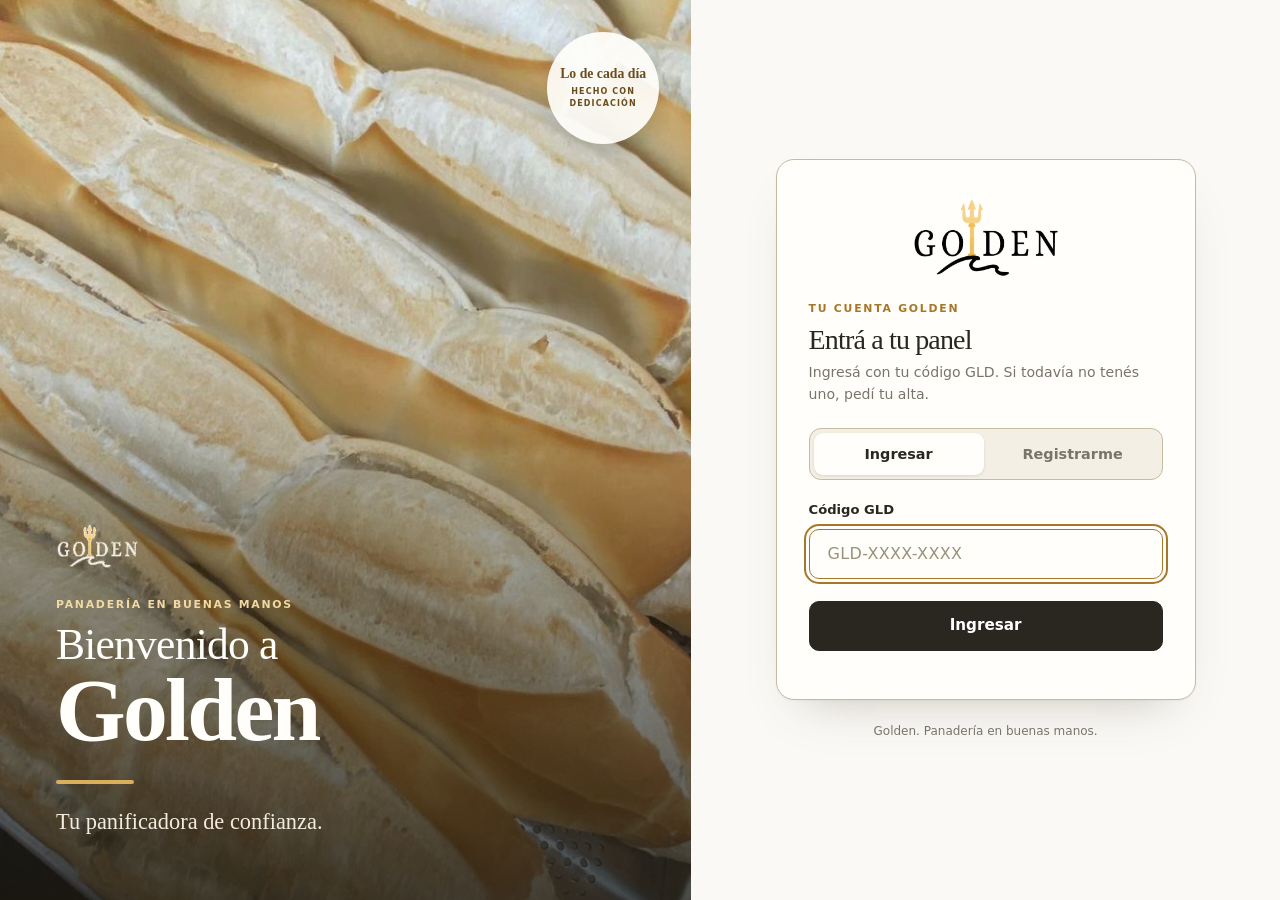
<file: index.html>
<!DOCTYPE html>
<html lang="es">
<head>
<meta charset="UTF-8">
<meta name="viewport" content="width=device-width, initial-scale=1, viewport-fit=cover">
<!-- Golden — connect-src permite SOLO la instancia n8n de GOLDEN - Web API PROD. -->
<meta http-equiv="Content-Security-Policy" content="default-src 'self'; script-src 'self'; style-src 'self' https://fonts.googleapis.com; font-src https://fonts.gstatic.com; img-src 'self' data:; connect-src https://fibotehc.app.n8n.cloud; base-uri 'none'; form-action 'none'; object-src 'none'">
<meta name="referrer" content="no-referrer">
<title>Golden</title>
<link rel="icon" href="assets/img/logo.png">
<!-- 17/10: instalable como app en el celular (manifest + icono). -->
<link rel="manifest" href="manifest.webmanifest">
<meta name="theme-color" content="#1B1814">
<link rel="apple-touch-icon" href="assets/img/apple-touch-icon.png">
<meta name="apple-mobile-web-app-capable" content="yes">
<meta name="mobile-web-app-capable" content="yes">
<meta name="apple-mobile-web-app-title" content="Golden">
<link rel="preconnect" href="https://fonts.googleapis.com">
<link rel="preconnect" href="https://fonts.gstatic.com" crossorigin>
<link rel="stylesheet" href="https://fonts.googleapis.com/css2?family=Fraunces:opsz,wght@9..144,500;9..144,600;9..144,700&family=Manrope:wght@400;500;600;700;800&family=Allura&display=swap">
<link rel="stylesheet" href="assets/css/tokens.css">
<link rel="stylesheet" href="assets/css/base.css">
<link rel="stylesheet" href="assets/css/components.css">
<link rel="stylesheet" href="assets/css/refresh.css">
<link rel="stylesheet" href="assets/css/cliente.css">
<link rel="stylesheet" href="assets/css/boleta.css">
<link rel="stylesheet" href="assets/css/produccion.css">
</head>
<body>
  <header class="topbar" id="topbar">
    <div class="topbar-inner">
      <a class="brand" href="#/" aria-label="Golden, inicio">
        <span class="brand-mark"><img src="assets/img/logo-claro.png" alt=""></span>
        <span class="brand-name">Golden</span>
      </a>
      <p class="topbar-nav" aria-hidden="true"><span>Panadería</span><span class="dot">·</span><span>Pedidos</span><span class="dot">·</span><span>Gestión</span></p>
      <div class="topbar-user" id="topbar-user" hidden>
        <span class="who">Hola, <strong id="topbar-nombre"></strong><span class="who-panel"> · <span id="topbar-panel"></span></span></span>
        <button type="button" class="btn-dark" id="btn-cambiar-panel" hidden>Cambiar panel</button>
        <button type="button" class="btn-dark" id="btn-salir">Salir</button>
      </div>
    </div>
  </header>
  <main id="app" class="app-main" aria-live="polite"></main>
  <div class="toast-zone" id="toasts" aria-live="polite"></div>
  <script type="module" src="assets/js/app.js"></script>
</body>
</html>
</file>
<file: assets/css/tokens.css>
/* Golden — tokens visuales. Línea: crema / dorado / negro, cálida y premium. Fraunces (títulos) + Manrope (interfaz). */
:root {
  /* paleta base (sin cambios de identidad) */
  --cream: #FBF3E3;
  --cream-deep: #F3E7C9;
  --cream-soft: #FDF8EE;
  --line: #C9B37C;
  --line-soft: #D3C192;
  --gold: #C9994A;
  --gold-deep: #A87830;
  --gold-light: #E4C27F;
  --gold-soft: rgba(201, 153, 74, 0.14);
  --ink: #241F16;
  --ink-soft: #6B6350;
  --ink-faint: #9A917B;
  --white: #FFFDF8;
  --dark: #141210;
  --dark-2: #1F1C17;
  --dark-3: #2A2620;
  --dark-line: #3A352C;
  --dark-text: #EFE9DA;
  --dark-soft: #A9A296;

  --ok: #3F7D57;
  --ok-soft: rgba(63, 125, 87, 0.12);
  --warn: #9A6B12;
  --warn-soft: rgba(201, 153, 74, 0.18);
  --bad: #A63D2F;
  --bad-soft: rgba(166, 61, 47, 0.10);
  --off: #8A8270;
  --off-soft: rgba(107, 99, 80, 0.12);

  --font-title: 'Fraunces', Georgia, 'Times New Roman', serif;
  --font-text: 'Manrope', system-ui, -apple-system, 'Segoe UI', sans-serif;
  --font-mono: ui-monospace, 'SF Mono', 'Cascadia Mono', Consolas, monospace;

  --radius-sm: 12px;
  --radius-md: 16px;
  --radius-card: 22px;
  --radius-xl: 28px;
  --radius-pill: 999px;

  /* sombras cálidas en capas */
  --shadow-xs: 0 1px 2px rgba(60, 44, 16, 0.06);
  --shadow-sm: 0 1px 2px rgba(60, 44, 16, 0.05), 0 4px 12px -6px rgba(107, 79, 30, 0.18);
  --shadow-card: 0 1px 2px rgba(60, 44, 16, 0.04), 0 12px 32px -18px rgba(107, 79, 30, 0.30);
  --shadow-lift: 0 2px 4px rgba(60, 44, 16, 0.05), 0 18px 40px -20px rgba(107, 79, 30, 0.42);
  --shadow-xl: 0 30px 80px -40px rgba(36, 31, 22, 0.55);
  --ring: 0 0 0 4px rgba(201, 153, 74, 0.22);

  --gutter: 16px;
  --ease: cubic-bezier(.2, .7, .2, 1);

  /* íconos (SVG embebidos; se usan como máscara con el color del texto) */
  --i-home: url("data:image/svg+xml,%3Csvg xmlns='http://www.w3.org/2000/svg' viewBox='0 0 24 24' fill='none' stroke='black' stroke-width='1.8' stroke-linecap='round' stroke-linejoin='round'%3E%3Cpath d='M3 10.5 12 3l9 7.5V20a1 1 0 0 1-1 1h-5v-6H9v6H4a1 1 0 0 1-1-1z'/%3E%3C/svg%3E");
  --i-users: url("data:image/svg+xml,%3Csvg xmlns='http://www.w3.org/2000/svg' viewBox='0 0 24 24' fill='none' stroke='black' stroke-width='1.8' stroke-linecap='round' stroke-linejoin='round'%3E%3Ccircle cx='9' cy='8' r='3.5'/%3E%3Cpath d='M2.5 20c0-3.6 2.9-6 6.5-6s6.5 2.4 6.5 6'/%3E%3Cpath d='M16 4.6a3.5 3.5 0 0 1 0 6.8'/%3E%3Cpath d='M18 14.2c2.2.7 3.5 2.6 3.5 5.8'/%3E%3C/svg%3E");
  --i-truck: url("data:image/svg+xml,%3Csvg xmlns='http://www.w3.org/2000/svg' viewBox='0 0 24 24' fill='none' stroke='black' stroke-width='1.8' stroke-linecap='round' stroke-linejoin='round'%3E%3Cpath d='M2 6h11v10H2z'/%3E%3Cpath d='M13 9h4l4 4v3h-8'/%3E%3Ccircle cx='6.5' cy='17.5' r='1.8'/%3E%3Ccircle cx='17' cy='17.5' r='1.8'/%3E%3C/svg%3E");
  --i-grid: url("data:image/svg+xml,%3Csvg xmlns='http://www.w3.org/2000/svg' viewBox='0 0 24 24' fill='none' stroke='black' stroke-width='1.8' stroke-linecap='round' stroke-linejoin='round'%3E%3Crect x='3' y='3' width='7' height='7' rx='1.5'/%3E%3Crect x='14' y='3' width='7' height='7' rx='1.5'/%3E%3Crect x='3' y='14' width='7' height='7' rx='1.5'/%3E%3Crect x='14' y='14' width='7' height='7' rx='1.5'/%3E%3C/svg%3E");
  --i-clip: url("data:image/svg+xml,%3Csvg xmlns='http://www.w3.org/2000/svg' viewBox='0 0 24 24' fill='none' stroke='black' stroke-width='1.8' stroke-linecap='round' stroke-linejoin='round'%3E%3Crect x='5' y='4' width='14' height='17' rx='2'/%3E%3Cpath d='M9 4V3h6v1M9 10h6M9 14h6M9 18h4'/%3E%3C/svg%3E");
  --i-flame: url("data:image/svg+xml,%3Csvg xmlns='http://www.w3.org/2000/svg' viewBox='0 0 24 24' fill='none' stroke='black' stroke-width='1.8' stroke-linecap='round' stroke-linejoin='round'%3E%3Cpath d='M12 3c1 3 5 5 5 10a5 5 0 0 1-10 0c0-3 2-4 2-6 1 1 2 2 3 2 0-2-1-4 0-6z'/%3E%3C/svg%3E");
  --i-clock: url("data:image/svg+xml,%3Csvg xmlns='http://www.w3.org/2000/svg' viewBox='0 0 24 24' fill='none' stroke='black' stroke-width='1.8' stroke-linecap='round' stroke-linejoin='round'%3E%3Ccircle cx='12' cy='12' r='9'/%3E%3Cpath d='M12 7v5l3 2'/%3E%3C/svg%3E");
  --i-hist: url("data:image/svg+xml,%3Csvg xmlns='http://www.w3.org/2000/svg' viewBox='0 0 24 24' fill='none' stroke='black' stroke-width='1.8' stroke-linecap='round' stroke-linejoin='round'%3E%3Cpath d='M3.5 12a8.5 8.5 0 1 0 2.6-6.1L3.5 8.5'/%3E%3Cpath d='M3.5 3.5v5h5'/%3E%3Cpath d='M12 8v4l3 2'/%3E%3C/svg%3E");
  --i-chart: url("data:image/svg+xml,%3Csvg xmlns='http://www.w3.org/2000/svg' viewBox='0 0 24 24' fill='none' stroke='black' stroke-width='1.8' stroke-linecap='round' stroke-linejoin='round'%3E%3Cpath d='M5 20V11M11 20V5M17 20v-6M3 20h18'/%3E%3C/svg%3E");
  --i-gear: url("data:image/svg+xml,%3Csvg xmlns='http://www.w3.org/2000/svg' viewBox='0 0 24 24' fill='none' stroke='black' stroke-width='1.8' stroke-linecap='round' stroke-linejoin='round'%3E%3Cpath d='M4 6h9M19 6h1M4 12h3M13 12h7M4 18h11M21 18h-1'/%3E%3Ccircle cx='16' cy='6' r='2.2'/%3E%3Ccircle cx='10' cy='12' r='2.2'/%3E%3Ccircle cx='18' cy='18' r='2.2'/%3E%3C/svg%3E");
  --i-key: url("data:image/svg+xml,%3Csvg xmlns='http://www.w3.org/2000/svg' viewBox='0 0 24 24' fill='none' stroke='black' stroke-width='1.8' stroke-linecap='round' stroke-linejoin='round'%3E%3Ccircle cx='8' cy='15' r='4.5'/%3E%3Cpath d='M11.3 11.7 20 3M16.5 6.5l3 3M14.5 8.5l2 2'/%3E%3C/svg%3E");
  --i-search: url("data:image/svg+xml,%3Csvg xmlns='http://www.w3.org/2000/svg' viewBox='0 0 24 24' fill='none' stroke='black' stroke-width='1.8' stroke-linecap='round' stroke-linejoin='round'%3E%3Ccircle cx='11' cy='11' r='7'/%3E%3Cpath d='m20 20-4-4'/%3E%3C/svg%3E");
  --i-chev: url("data:image/svg+xml,%3Csvg xmlns='http://www.w3.org/2000/svg' viewBox='0 0 24 24' fill='none' stroke='black' stroke-width='1.8' stroke-linecap='round' stroke-linejoin='round'%3E%3Cpath d='m9 6 6 6-6 6'/%3E%3C/svg%3E");
  --i-plus: url("data:image/svg+xml,%3Csvg xmlns='http://www.w3.org/2000/svg' viewBox='0 0 24 24' fill='none' stroke='black' stroke-width='1.8' stroke-linecap='round' stroke-linejoin='round'%3E%3Cpath d='M12 5v14M5 12h14'/%3E%3C/svg%3E");
  --i-copy: url("data:image/svg+xml,%3Csvg xmlns='http://www.w3.org/2000/svg' viewBox='0 0 24 24' fill='none' stroke='black' stroke-width='1.8' stroke-linecap='round' stroke-linejoin='round'%3E%3Crect x='9' y='9' width='11' height='11' rx='2'/%3E%3Cpath d='M5 15V6a2 2 0 0 1 2-2h9'/%3E%3C/svg%3E");
  --i-hour: url("data:image/svg+xml,%3Csvg xmlns='http://www.w3.org/2000/svg' viewBox='0 0 24 24' fill='none' stroke='black' stroke-width='1.8' stroke-linecap='round' stroke-linejoin='round'%3E%3Cpath d='M7 3h10M7 21h10M8 3c0 5 8 5 8 9s-8 4-8 9M16 3c0 5-8 5-8 9'/%3E%3C/svg%3E");
  --i-back: url("data:image/svg+xml,%3Csvg xmlns='http://www.w3.org/2000/svg' viewBox='0 0 24 24' fill='none' stroke='black' stroke-width='1.8' stroke-linecap='round' stroke-linejoin='round'%3E%3Cpath d='m15 6-6 6 6 6'/%3E%3C/svg%3E");
  --i-shield: url("data:image/svg+xml,%3Csvg xmlns='http://www.w3.org/2000/svg' viewBox='0 0 24 24' fill='none' stroke='black' stroke-width='1.8' stroke-linecap='round' stroke-linejoin='round'%3E%3Cpath d='M12 3 4.5 6v5.5c0 4.6 3.2 8.4 7.5 9.5 4.3-1.1 7.5-4.9 7.5-9.5V6z'/%3E%3Cpath d='m9 12 2 2 4-4'/%3E%3C/svg%3E");
  --i-phone: url("data:image/svg+xml,%3Csvg xmlns='http://www.w3.org/2000/svg' viewBox='0 0 24 24' fill='none' stroke='black' stroke-width='1.8' stroke-linecap='round' stroke-linejoin='round'%3E%3Cpath d='M5 4h3.5l1.8 4.5-2.3 1.4a11 11 0 0 0 6.1 6.1l1.4-2.3L20 15.5V19a1.5 1.5 0 0 1-1.6 1.5A16.5 16.5 0 0 1 3.5 5.6 1.5 1.5 0 0 1 5 4z'/%3E%3C/svg%3E");
  --i-pin: url("data:image/svg+xml,%3Csvg xmlns='http://www.w3.org/2000/svg' viewBox='0 0 24 24' fill='none' stroke='black' stroke-width='1.8' stroke-linecap='round' stroke-linejoin='round'%3E%3Cpath d='M12 21s-6.5-5.6-6.5-11a6.5 6.5 0 0 1 13 0c0 5.4-6.5 11-6.5 11z'/%3E%3Ccircle cx='12' cy='10' r='2.3'/%3E%3C/svg%3E");
  --i-tag: url("data:image/svg+xml,%3Csvg xmlns='http://www.w3.org/2000/svg' viewBox='0 0 24 24' fill='none' stroke='black' stroke-width='1.8' stroke-linecap='round' stroke-linejoin='round'%3E%3Cpath d='M3 12V4h8l9.3 9.3a1.5 1.5 0 0 1 0 2.1l-5.6 5.6a1.5 1.5 0 0 1-2.1 0z'/%3E%3Ccircle cx='7.5' cy='8.5' r='1.3'/%3E%3C/svg%3E");
  --i-cal: url("data:image/svg+xml,%3Csvg xmlns='http://www.w3.org/2000/svg' viewBox='0 0 24 24' fill='none' stroke='black' stroke-width='1.8' stroke-linecap='round' stroke-linejoin='round'%3E%3Crect x='3.5' y='5' width='17' height='15.5' rx='2'/%3E%3Cpath d='M3.5 10h17M8 3v4M16 3v4'/%3E%3C/svg%3E");
  --i-idcard: url("data:image/svg+xml,%3Csvg xmlns='http://www.w3.org/2000/svg' viewBox='0 0 24 24' fill='none' stroke='black' stroke-width='1.8' stroke-linecap='round' stroke-linejoin='round'%3E%3Crect x='3' y='5' width='18' height='14' rx='2'/%3E%3Ccircle cx='9' cy='11' r='2.2'/%3E%3Cpath d='M5.8 16.5c.6-1.6 1.8-2.4 3.2-2.4s2.6.8 3.2 2.4M14.5 10h4M14.5 13.5h3'/%3E%3C/svg%3E");
  --i-crown: url("data:image/svg+xml,%3Csvg xmlns='http://www.w3.org/2000/svg' viewBox='0 0 24 24' fill='none' stroke='black' stroke-width='1.8' stroke-linecap='round' stroke-linejoin='round'%3E%3Cpath d='M3.5 8l4.2 3.6L12 5l4.3 6.6L20.5 8l-1.6 10.5H5.1z'/%3E%3Cpath d='M5.5 21h13'/%3E%3C/svg%3E");
  --i-lock: url("data:image/svg+xml,%3Csvg xmlns='http://www.w3.org/2000/svg' viewBox='0 0 24 24' fill='none' stroke='black' stroke-width='1.8' stroke-linecap='round' stroke-linejoin='round'%3E%3Crect x='5' y='10.5' width='14' height='10' rx='2'/%3E%3Cpath d='M8 10.5V8a4 4 0 0 1 8 0v2.5'/%3E%3C/svg%3E");
  --i-arrow: url("data:image/svg+xml,%3Csvg xmlns='http://www.w3.org/2000/svg' viewBox='0 0 24 24' fill='none' stroke='black' stroke-width='1.8' stroke-linecap='round' stroke-linejoin='round'%3E%3Cpath d='M5 12h14M13 6l6 6-6 6'/%3E%3C/svg%3E");
  --i-user: url("data:image/svg+xml,%3Csvg xmlns='http://www.w3.org/2000/svg' viewBox='0 0 24 24' fill='none' stroke='black' stroke-width='1.8' stroke-linecap='round' stroke-linejoin='round'%3E%3Ccircle cx='12' cy='8' r='3.8'/%3E%3Cpath d='M4.5 20.5c.8-3.8 3.8-6 7.5-6s6.7 2.2 7.5 6'/%3E%3C/svg%3E");
  --font-script: 'Allura', 'Segoe Script', cursive;
  --i-phone-c: url("data:image/svg+xml,%3Csvg xmlns='http://www.w3.org/2000/svg' viewBox='0 0 24 24' fill='none' stroke='%23A87830' stroke-width='1.8' stroke-linecap='round' stroke-linejoin='round'%3E%3Cpath d='M5 4h3.5l1.8 4.5-2.3 1.4a11 11 0 0 0 6.1 6.1l1.4-2.3L20 15.5V19a1.5 1.5 0 0 1-1.6 1.5A16.5 16.5 0 0 1 3.5 5.6 1.5 1.5 0 0 1 5 4z'/%3E%3C/svg%3E");
  --i-pin-c: url("data:image/svg+xml,%3Csvg xmlns='http://www.w3.org/2000/svg' viewBox='0 0 24 24' fill='none' stroke='%23A87830' stroke-width='1.8' stroke-linecap='round' stroke-linejoin='round'%3E%3Cpath d='M12 21s-6.5-5.6-6.5-11a6.5 6.5 0 0 1 13 0c0 5.4-6.5 11-6.5 11z'/%3E%3Ccircle cx='12' cy='10' r='2.3'/%3E%3C/svg%3E");
  --i-tag-c: url("data:image/svg+xml,%3Csvg xmlns='http://www.w3.org/2000/svg' viewBox='0 0 24 24' fill='none' stroke='%23A87830' stroke-width='1.8' stroke-linecap='round' stroke-linejoin='round'%3E%3Crect x='5' y='3.5' width='14' height='17' rx='2'/%3E%3Cpath d='M9 8h6M9 12h6M9 16h3'/%3E%3C/svg%3E");
  --i-cal-c: url("data:image/svg+xml,%3Csvg xmlns='http://www.w3.org/2000/svg' viewBox='0 0 24 24' fill='none' stroke='%23A87830' stroke-width='1.8' stroke-linecap='round' stroke-linejoin='round'%3E%3Crect x='3.5' y='5' width='17' height='15.5' rx='2'/%3E%3Cpath d='M3.5 10h17M8 3v4M16 3v4'/%3E%3C/svg%3E");
  --i-cal2-c: url("data:image/svg+xml,%3Csvg xmlns='http://www.w3.org/2000/svg' viewBox='0 0 24 24' fill='none' stroke='%23A87830' stroke-width='1.8' stroke-linecap='round' stroke-linejoin='round'%3E%3Crect x='3.5' y='5' width='17' height='15.5' rx='2'/%3E%3Cpath d='M3.5 10h17M8 3v4M16 3v4M9 15l2 2 4-4'/%3E%3C/svg%3E");
  --i-edit: url("data:image/svg+xml,%3Csvg xmlns='http://www.w3.org/2000/svg' viewBox='0 0 24 24' fill='none' stroke='black' stroke-width='1.8' stroke-linecap='round' stroke-linejoin='round'%3E%3Cpath d='M4 20h4L19 9a2.1 2.1 0 0 0-3-3L5 17z'/%3E%3Cpath d='M14 7l3 3'/%3E%3C/svg%3E");
  --i-back2: url("data:image/svg+xml,%3Csvg xmlns='http://www.w3.org/2000/svg' viewBox='0 0 24 24' fill='none' stroke='black' stroke-width='1.8' stroke-linecap='round' stroke-linejoin='round'%3E%3Cpath d='M19 12H5M11 6l-6 6 6 6'/%3E%3C/svg%3E");
  --i-userplus: url("data:image/svg+xml,%3Csvg xmlns='http://www.w3.org/2000/svg' viewBox='0 0 24 24' fill='none' stroke='black' stroke-width='1.8' stroke-linecap='round' stroke-linejoin='round'%3E%3Ccircle cx='10' cy='8' r='3.8'/%3E%3Cpath d='M3 20.5c.8-3.8 3.6-6 7-6 1.5 0 2.9.4 4 1.2M18 14v6M15 17h6'/%3E%3C/svg%3E");
  --i-roles: url("data:image/svg+xml,%3Csvg xmlns='http://www.w3.org/2000/svg' viewBox='0 0 24 24' fill='none' stroke='black' stroke-width='1.8' stroke-linecap='round' stroke-linejoin='round'%3E%3Crect x='4' y='9' width='16' height='12' rx='2'/%3E%3Ccircle cx='12' cy='5.5' r='2.5'/%3E%3Cpath d='M8.5 17c.6-1.6 1.9-2.5 3.5-2.5s2.9.9 3.5 2.5'/%3E%3C/svg%3E");
  --i-userfill: url("data:image/svg+xml,%3Csvg xmlns='http://www.w3.org/2000/svg' viewBox='0 0 24 24' fill='black'%3E%3Ccircle cx='12' cy='7.5' r='4.2'/%3E%3Cpath d='M3.8 21c.6-4.6 3.9-7.3 8.2-7.3s7.6 2.7 8.2 7.3z'/%3E%3C/svg%3E");
}
</file>
<file: assets/css/base.css>
*, *::before, *::after { box-sizing: border-box; margin: 0; padding: 0; }
html { -webkit-text-size-adjust: 100%; }
body {
  min-height: 100vh;
  background:
    radial-gradient(1200px 520px at 100% -10%, rgba(228, 194, 127, 0.22), transparent 60%),
    radial-gradient(900px 480px at -10% 110%, rgba(201, 153, 74, 0.10), transparent 60%),
    var(--cream);
  color: var(--ink);
  font-family: var(--font-text);
  font-size: 16px;
  line-height: 1.55;
  -webkit-font-smoothing: antialiased;
  text-rendering: optimizeLegibility;
  overflow-x: hidden;
}
h1, h2, h3 { font-family: var(--font-title); font-weight: 600; line-height: 1.15; color: var(--ink); letter-spacing: -0.01em; font-optical-sizing: auto; }
h1 { font-size: clamp(1.75rem, 4vw, 2.4rem); letter-spacing: -0.02em; }
h2 { font-size: clamp(1.3rem, 2.4vw, 1.55rem); }
h3 { font-size: 1.12rem; }
img { max-width: 100%; display: block; }
button, input, select { font: inherit; color: inherit; }
:focus-visible { outline: 2px solid var(--gold-deep); outline-offset: 2px; }
::selection { background: rgba(201, 153, 74, 0.32); }
.sr-only { position: absolute; width: 1px; height: 1px; overflow: hidden; clip: rect(0 0 0 0); white-space: nowrap; }
[hidden] { display: none !important; }

/* ---------- layout ---------- */
.app-main { max-width: 1200px; margin: 0 auto; padding: 28px var(--gutter) 72px; }
@media (min-width: 900px) { .app-main { padding: 36px 28px 88px; } }
.admin-layout { display: grid; grid-template-columns: minmax(0, 1fr); gap: 18px; }
@media (min-width: 900px) {
  .admin-layout { grid-template-columns: 248px minmax(0, 1fr); gap: 32px; align-items: start; }
}
.stack { display: flex; flex-direction: column; gap: 16px; }
.row { display: flex; gap: 10px; flex-wrap: wrap; align-items: center; }
.spacer { flex: 1; }
.muted { color: var(--ink-soft); }
.small { font-size: 0.85rem; }
.mono { font-family: var(--font-mono); letter-spacing: .02em; }
</file>
<file: assets/css/components.css>
/* Golden — componentes. Implementa la propuesta visual elegida por el usuario (crema / dorado / negro, panificadora premium).
   Solo presentación: ningún selector depende de lógica y ningún estilo oculta datos o controles funcionales. */

/* ---------- utilidades ---------- */
.eyebrow {
  display: inline-flex; align-items: center; gap: 8px;
  font-size: 0.72rem; font-weight: 800; letter-spacing: 0.16em; text-transform: uppercase; color: var(--gold-deep);
}
.eyebrow::before { content: ''; width: 18px; height: 1.5px; background: currentColor; border-radius: 2px; opacity: .8; }
:root { --brown: #A87830; --gold-btn: #EDBE63; --gold-btn-2: #E3AE4C; --frame: 1240px; }

/* =====================================================================
   VENTANA DE APLICACIÓN (escritorio): barra negra + cuerpo crema, centrados y redondeados
   ===================================================================== */
body {
  background:
    radial-gradient(900px 600px at 8% 0%, rgba(255, 249, 235, .95), transparent 70%),
    radial-gradient(800px 700px at 100% 100%, rgba(228, 194, 127, .35), transparent 70%),
    linear-gradient(160deg, #F7EBD3 0%, #EFDDB9 100%);
}
body::before { /* trama de panadería muy suave */
  content: ''; position: fixed; inset: 0; z-index: -1; pointer-events: none; background: var(--brown); opacity: .06;
  -webkit-mask: url(../img/deco/trama.svg) 0 0 / 260px repeat; mask: url(../img/deco/trama.svg) 0 0 / 260px repeat;
}
body::after { /* trigo en el fondo, abajo a la derecha */
  content: ''; position: fixed; right: -40px; bottom: -40px; width: 300px; height: 520px; z-index: -1; pointer-events: none;
  background: var(--brown); opacity: .12; transform: rotate(-12deg);
  -webkit-mask: url(../img/deco/trigo-ramo.svg) center / contain no-repeat; mask: url(../img/deco/trigo-ramo.svg) center / contain no-repeat;
}

/* ---------- barra superior ---------- */
.topbar { position: relative; z-index: 2; background: linear-gradient(180deg, #1B1814, #121010); color: var(--dark-text); }
.topbar-inner { max-width: var(--frame); margin: 0 auto; padding: 12px var(--gutter); display: flex; align-items: center; gap: 14px; flex-wrap: wrap; min-height: 64px; }
.brand { display: flex; align-items: center; gap: 12px; color: var(--dark-text); text-decoration: none; }
.brand-mark { display: flex; align-items: center; background: none; padding: 0; }
.brand-mark img { height: 34px; width: auto; }
.brand-name { display: none; } /* el logo ya dice GOLDEN */
.badge-test {
  font-size: 0.7rem; font-weight: 800; letter-spacing: 0.14em; padding: 4px 11px; border-radius: 8px;
  background: linear-gradient(180deg, #F2C870, #E2AE4D); color: var(--dark);
}
.topbar-user { margin-left: auto; display: flex; align-items: center; gap: 14px; flex-wrap: wrap; }
.topbar-user .who { font-size: 0.9rem; color: var(--dark-soft); }
.topbar-user .who strong { color: var(--white); font-weight: 700; }
.topbar-user .who-panel { display: none; } /* el panel activo se ve en el encabezado de la columna lateral */
.btn-dark {
  min-height: 38px; padding: 0 18px; border-radius: 10px; cursor: pointer;
  border: 1px solid rgba(239, 233, 218, .55); background: transparent; color: var(--white); font-weight: 600; font-size: 0.88rem;
  transition: border-color .15s, color .15s, background .15s;
}
.btn-dark:hover { border-color: var(--gold-light); color: var(--gold-light); }
@media (max-width: 560px) {
  .topbar-user { width: 100%; margin-left: 0; flex-wrap: nowrap; }
  .topbar-user .who { flex: 1 1 0; min-width: 0; white-space: nowrap; overflow: hidden; text-overflow: ellipsis; }
  .btn-dark { flex-shrink: 0; }
}

@media (min-width: 900px) {
  .topbar { max-width: var(--frame); margin: 26px auto 0; border-radius: 22px 22px 0 0; box-shadow: 0 30px 80px -40px rgba(36, 31, 22, .55); }
  .topbar-inner { padding: 14px 28px; min-height: 70px; }
  .app-main {
    max-width: var(--frame); margin: 0 auto 36px; padding: 0; overflow: hidden;
    background: var(--cream-soft); border: 1px solid var(--line-soft); border-top: none; border-radius: 0 0 22px 22px;
    box-shadow: 0 40px 90px -45px rgba(36, 31, 22, .6);
  }
  .app-main > .card, .app-main > .stack:not(.admin-page) { margin: 32px; }
}

/* ---------- tarjetas ---------- */
.card { background: var(--white); border: 1px solid var(--line-soft); border-radius: 18px; padding: 22px; box-shadow: var(--shadow-xs); }
.card h2 { margin-bottom: 4px; }
.card-head { display: flex; align-items: center; gap: 14px; flex-wrap: wrap; margin-bottom: 6px; }
.card-sub { color: var(--ink-soft); font-size: 0.86rem; }

/* ---------- botones ---------- */
.btn { text-decoration: none;
  display: inline-flex; align-items: center; justify-content: center; gap: 8px;
  min-height: 44px; padding: 0 20px; border-radius: 12px; cursor: pointer;
  font-weight: 700; font-size: 0.93rem; border: 1px solid transparent;
  transition: background .18s var(--ease), border-color .18s, transform .18s var(--ease), box-shadow .18s, color .18s;
}
.btn:active { transform: translateY(1px); }
.btn[disabled] { opacity: .55; cursor: not-allowed; }
.btn-primary { background: #121010; color: var(--white); box-shadow: 0 8px 18px -12px rgba(20, 18, 16, .8); }
.btn-primary:hover:not([disabled]) { background: #2A2620; }
.btn-gold { background: linear-gradient(180deg, var(--gold-btn), var(--gold-btn-2)); color: var(--ink); box-shadow: 0 8px 18px -12px rgba(168, 120, 48, .9); }
.btn-gold:hover:not([disabled]) { background: linear-gradient(180deg, #E8B456, #D9A03C); }
.btn-ghost { background: var(--white); color: var(--ink); border-color: var(--line); }
.btn-ghost:hover:not([disabled]) { border-color: var(--gold); background: var(--cream-soft); }
.btn-danger { background: var(--white); color: #C0392B; border-color: rgba(192, 57, 43, .45); }
.btn-danger:hover:not([disabled]) { background: var(--bad-soft); }
.btn-sm { min-height: 38px; padding: 0 16px; font-size: 0.85rem; border-radius: 10px; }
#btn-nueva, #btn-nuevo-producto { border-radius: var(--radius-pill); min-height: 46px; padding: 0 24px; font-size: 0.98rem; }
#btn-nuevo-producto::before, #btn-nueva::before, #btn-copiar-gld::before, #btn-editar::before, .btn-back::before {
  content: ''; width: 18px; height: 18px; background: currentColor; flex-shrink: 0;
  -webkit-mask: var(--i-plus) center / contain no-repeat; mask: var(--i-plus) center / contain no-repeat;
}
#btn-copiar-gld::before { -webkit-mask-image: var(--i-copy); mask-image: var(--i-copy); }
#btn-editar::before { width: 16px; height: 16px; -webkit-mask-image: var(--i-edit); mask-image: var(--i-edit); }
.btn-back { align-self: flex-start; border-radius: var(--radius-pill); }
.btn-back::before { width: 16px; height: 16px; background: var(--brown); -webkit-mask-image: var(--i-back2); mask-image: var(--i-back2); }
#btn-editar { border-radius: var(--radius-pill); }
#btn-ingresar::after {
  content: ''; width: 20px; height: 20px; background: currentColor;
  -webkit-mask: var(--i-arrow) center / contain no-repeat; mask: var(--i-arrow) center / contain no-repeat;
}

/* ---------- formularios ---------- */
.field { display: flex; flex-direction: column; gap: 7px; }
.field label { font-weight: 700; font-size: 0.88rem; color: var(--ink); }
.field .hint { font-size: 0.8rem; color: var(--ink-soft); }
.input, .select {
  min-height: 48px; padding: 0 16px; border-radius: 12px; border: 1px solid var(--line);
  background: var(--white); width: 100%; transition: border-color .15s, box-shadow .15s;
}
.input::placeholder { color: var(--ink-faint); }
.input:focus, .select:focus { border-color: var(--gold); outline: none; box-shadow: var(--ring); }
.form-grid { display: grid; grid-template-columns: 1fr; gap: 14px; }
@media (min-width: 640px) { .form-grid.two { grid-template-columns: 1fr 1fr; } }
.search-row { margin-top: 14px; gap: 12px; }
.search-field { position: relative; }
.search-field::before {
  content: ''; position: absolute; left: 18px; top: 50%; width: 19px; height: 19px; transform: translateY(-50%);
  background: var(--brown); pointer-events: none;
  -webkit-mask: var(--i-search) center / contain no-repeat; mask: var(--i-search) center / contain no-repeat;
}
.search-field .input { padding-left: 50px; min-height: 52px; border-radius: 14px; box-shadow: var(--shadow-xs); }
#btn-buscar { min-height: 52px; padding: 0 30px; border-radius: 14px; }

/* =====================================================================
   LOGIN (pantalla pública neutra)
   ===================================================================== */
.login-wrap { display: block; }
.login-split {
  position: relative; isolation: isolate; overflow: hidden; display: grid; grid-template-columns: minmax(0, 1fr);
  border-radius: 22px; border: 1px solid var(--line-soft);
  background:
    radial-gradient(520px 380px at 30% 8%, rgba(255, 252, 244, 1), transparent 70%),
    radial-gradient(600px 500px at 100% 0%, rgba(240, 214, 160, .55), transparent 70%),
    radial-gradient(700px 360px at 50% 100%, rgba(226, 196, 140, .55), transparent 70%),
    linear-gradient(170deg, #FCF5E6 0%, #F1E0BD 100%);
}
.login-split::before { /* luz de ventana (rayos suaves) y destellos */
  content: ''; position: absolute; inset: 0; z-index: -1; pointer-events: none;
  background:
    linear-gradient(115deg, transparent 18%, rgba(255, 255, 255, .55) 24%, transparent 32%),
    linear-gradient(115deg, transparent 34%, rgba(255, 255, 255, .4) 39%, transparent 45%),
    radial-gradient(14px 14px at 62% 22%, rgba(255, 255, 255, .9), transparent),
    radial-gradient(22px 22px at 70% 36%, rgba(255, 246, 225, .8), transparent),
    radial-gradient(10px 10px at 55% 48%, rgba(255, 255, 255, .8), transparent),
    radial-gradient(18px 18px at 44% 14%, rgba(255, 246, 225, .7), transparent);
  filter: blur(1px);
}
.login-split::after { /* harina espolvoreada sobre la mesa */
  content: ''; position: absolute; left: 0; right: 0; bottom: 0; height: 120px; z-index: -1; pointer-events: none;
  background: radial-gradient(60% 100% at 70% 100%, rgba(255, 253, 248, .85), transparent 70%);
}
.login-hero { position: relative; padding: 30px 22px 210px; }
.login-hero-body { position: relative; z-index: 2; display: flex; flex-direction: column; gap: 16px; }
.login-hero-title { font-family: var(--font-title); font-weight: 600; font-size: clamp(2.6rem, 6vw, 4.4rem); line-height: .98; letter-spacing: -0.03em; color: var(--ink); }
.login-hero-text { font-family: var(--font-title); font-size: 1.22rem; line-height: 1.35; color: #4A4234; max-width: 22ch; }
.login-hero-list { list-style: none; display: flex; flex-direction: column; gap: 16px; margin-top: 8px; }
.login-hero-list li { display: flex; align-items: center; gap: 16px; font-size: 0.98rem; color: var(--ink); max-width: 30ch; line-height: 1.35; }
.login-point-ico {
  width: 48px; height: 48px; border-radius: 50%; flex-shrink: 0; position: relative;
  background: linear-gradient(145deg, #F8E3B8, #F0D29A); box-shadow: inset 0 0 0 1px rgba(201, 153, 74, .35);
}
.login-point-ico::after {
  content: ''; position: absolute; inset: 13px; background: var(--brown);
  -webkit-mask: var(--m, var(--i-key)) center / contain no-repeat; mask: var(--m, var(--i-key)) center / contain no-repeat;
}
.login-hero-list li[data-ico="key"] { --m: var(--i-key); }
.login-hero-list li[data-ico="lock"] { --m: var(--i-lock); }
.login-hero-list li[data-ico="user"] { --m: var(--i-userplus); }
/* "fotos" de panadería: ilustraciones en los mismos lugares que la propuesta (reemplazables por fotos reales) */
.login-photo { position: absolute; pointer-events: none; }
.login-photo::before, .login-photo::after { content: ''; position: absolute; inset: 0; }
.login-photo-pan { left: -24px; bottom: -6px; width: min(560px, 118%); aspect-ratio: 620 / 380; }
.login-photo-pan::before { background: #E3BF7E; opacity: .75; -webkit-mask: url(../img/deco/bodegon-relleno.svg) left bottom / contain no-repeat; mask: url(../img/deco/bodegon-relleno.svg) left bottom / contain no-repeat; }
.login-photo-pan::after { background: #7E5A22; opacity: .9; -webkit-mask: url(../img/deco/bodegon.svg) left bottom / contain no-repeat; mask: url(../img/deco/bodegon.svg) left bottom / contain no-repeat; }
.login-photo-trigo { display: none; }

.login-side { position: relative; z-index: 2; display: flex; flex-direction: column; align-items: center; padding: 0 16px 24px; }
.login-card {
  width: 100%; max-width: 380px; text-align: center; gap: 16px; padding: 32px 28px 22px;
  border-radius: 22px; border: 1px solid rgba(229, 214, 174, .7); background: rgba(255, 253, 248, .96);
  box-shadow: 0 2px 6px rgba(60, 44, 16, .06), 0 34px 70px -34px rgba(80, 56, 18, .6);
}
.login-card-top { position: relative; display: flex; flex-direction: column; align-items: center; }
.login-card .logo { width: 172px; margin: 0; }
.login-card-top .badge-test { position: absolute; right: calc(50% - 88px); bottom: -10px; font-size: .66rem; padding: 3px 9px; }
.login-card-title { display: flex; flex-direction: column; gap: 8px; padding-top: 6px; }
.login-card-title h1 { font-size: 2.15rem; font-weight: 700; }
.login-card-title .muted { font-size: 0.95rem; }
.login-card form { text-align: left; gap: 18px; }
.login-card .field { position: relative; }
.login-card .field::after {
  content: ''; position: absolute; left: 16px; bottom: 15px; width: 20px; height: 20px; background: var(--brown); pointer-events: none;
  -webkit-mask: var(--i-key) center / contain no-repeat; mask: var(--i-key) center / contain no-repeat;
}
.login-card .input { min-height: 50px; padding-left: 48px; font-size: 0.98rem; letter-spacing: .02em; text-transform: uppercase; }
.login-card .input::placeholder { text-transform: none; }
.login-card .btn { width: 100%; min-height: 54px; font-size: 1.05rem; border-radius: var(--radius-pill); }
.login-card .notice { text-align: left; }
.login-foot {
  display: flex; align-items: center; justify-content: center; gap: 12px; text-align: left;
  padding-top: 16px; border-top: 1px solid var(--line-soft); line-height: 1.3;
}
.login-foot-ico { width: 30px; height: 30px; border-radius: 8px; flex-shrink: 0; position: relative; background: linear-gradient(145deg, #F8E3B8, #F0D29A); }
.login-foot-ico::after { content: ''; position: absolute; inset: 7px; background: var(--brown);
  -webkit-mask: var(--i-lock) center / contain no-repeat; mask: var(--i-lock) center / contain no-repeat; }
.login-foot-main { font-size: 0.8rem; color: var(--ink-soft); }
.login-foot-sub { font-size: 0.72rem; color: var(--ink-faint); }
.login-script {
  position: relative; align-self: flex-end; margin: 18px 4% 6px 0; font-family: var(--font-script);
  font-size: 2.2rem; line-height: .95; color: var(--brown); transform: rotate(-12deg); text-align: center;
}
.login-script::after { /* trazo dorado */
  content: ''; position: absolute; left: 22%; right: 6%; bottom: -12px; height: 2px; border-radius: 2px;
  background: linear-gradient(90deg, transparent, var(--gold) 20%, var(--gold) 80%, transparent);
}
@media (min-width: 900px) {
  .login-split { border: none; border-radius: 0; grid-template-columns: minmax(0, 1.05fr) minmax(0, 1fr); min-height: 780px; }
  .login-hero { position: static; padding: 92px 20px 0 64px; }
  .login-photo-pan { left: -30px; bottom: -10px; width: 580px; z-index: 1; }
  .login-photo-trigo { display: block; right: -30px; top: -40px; width: 330px; height: 600px; z-index: 0; }
  .login-photo-trigo::before { background: #B98A3E; opacity: .5; -webkit-mask: url(../img/deco/trigo-ramo.svg) right top / contain no-repeat; mask: url(../img/deco/trigo-ramo.svg) right top / contain no-repeat; }
  .login-side { padding: 104px 40px 30px 0; align-items: flex-start; }
  .login-side .login-card { margin-left: 6%; }
  .login-script { font-size: 2.7rem; margin: 40px 5% 0 0; }
}

/* =====================================================================
   ADMIN — columna lateral + contenido
   ===================================================================== */
.admin-layout { display: grid; grid-template-columns: minmax(0, 1fr); gap: 16px; }
.side { display: flex; flex-direction: column; gap: 12px; min-width: 0; }
.side-head { display: flex; align-items: center; gap: 12px; }
.side-head h1 { font-size: 1.45rem; white-space: nowrap; }
.side-crown { width: 30px; height: 30px; flex-shrink: 0; background: linear-gradient(180deg, #F2C870, #D9A03C);
  -webkit-mask: var(--i-crown) center / contain no-repeat; mask: var(--i-crown) center / contain no-repeat; }
.side-art, .side-script { display: none; }
.side-menu { display: flex; gap: 8px; overflow-x: auto; padding: 2px 2px 8px; scrollbar-width: thin; }
.menu-item {
  display: flex; align-items: center; gap: 14px; white-space: nowrap;
  padding: 10px 14px; border-radius: 12px; text-decoration: none; color: var(--ink);
  border: 1px solid var(--line); background: var(--white); font-weight: 500; font-size: 0.95rem;
  transition: background .15s, color .15s;
}
.menu-ico {
  width: 22px; height: 22px; flex-shrink: 0; background: var(--brown);
  -webkit-mask: var(--ico, var(--i-home)) center / contain no-repeat; mask: var(--ico, var(--i-home)) center / contain no-repeat;
}
.menu-txt { flex: 1; }
.menu-item.active { background: #F7E6C3; border-color: #F7E6C3; font-weight: 700; }
.menu-item.active .menu-ico { background: var(--ink); }
.menu-item.off { color: #5F5747; }
.menu-item .tag-off { font-size: 0.62rem; font-weight: 700; letter-spacing: .06em; text-transform: uppercase; color: var(--ink-faint); }
[data-menu="inicio"] { --ico: var(--i-home); }
[data-menu="clientes"] { --ico: var(--i-users); }
[data-menu="repartidores"] { --ico: var(--i-truck); }
[data-menu="catalogo"] { --ico: var(--i-grid); }
[data-menu="pedidos"] { --ico: var(--i-clip); }
[data-menu="produccion"] { --ico: var(--i-flame); }
[data-menu="pendientes"] { --ico: var(--i-clock); }
[data-menu="historial"] { --ico: var(--i-hist); }
[data-menu="reportes"] { --ico: var(--i-chart); }
[data-menu="configuracion"] { --ico: var(--i-gear); }
.menu-item.active[data-menu="clientes"], .menu-item.active[data-menu="repartidores"] { --ico: var(--i-userfill); }

@media (min-width: 900px) {
  .admin-layout { grid-template-columns: 250px minmax(0, 1fr); gap: 0; min-height: 860px; align-items: stretch; }
  .side { gap: 4px; padding: 30px 18px 28px; border-right: 1px solid var(--line-soft); background: #FBF5EA; }
  .side-head { padding: 0 10px 18px; }
  .side-menu { flex-direction: column; gap: 4px; overflow: visible; padding: 0; }
  .menu-item { border: none; background: transparent; padding: 11px 14px; }
  .menu-item:hover { background: rgba(247, 230, 195, .55); }
  .menu-item.active { background: #F7E6C3; }
  .side-art {
    display: block; margin-top: auto; height: 210px; background: var(--brown); opacity: .55;
    -webkit-mask: url(../img/deco/trigo-bolsa.svg) left bottom / contain no-repeat; mask: url(../img/deco/trigo-bolsa.svg) left bottom / contain no-repeat;
  }
  .side-script {
    display: block; position: relative; padding: 18px 10px 18px; font-family: var(--font-title); font-style: italic;
    font-size: 1.12rem; line-height: 1.4; color: #6B6350;
  }
  .side-script::after { content: ''; position: absolute; left: 10px; bottom: 4px; width: 50px; height: 2px; background: var(--gold); border-radius: 2px; }
  .admin-body { padding: 32px 34px 40px; min-width: 0; background: #FFFCF6; }
}

/* ---------- inicio ---------- */
.card-welcome { position: relative; overflow: hidden; gap: 22px; background: linear-gradient(135deg, #FFFCF5 0%, #FBF0D9 100%); }
.card-welcome::after {
  content: ''; position: absolute; right: -10px; top: 6px; width: 280px; height: 180px; pointer-events: none; background: #8A6326; opacity: .2;
  -webkit-mask: url(../img/deco/bodegon.svg) right top / contain no-repeat; mask: url(../img/deco/bodegon.svg) right top / contain no-repeat;
}
.card-welcome > * { position: relative; }
.card-welcome .eyebrow { display: none; }
.card-welcome h2 { font-size: clamp(1.8rem, 3.4vw, 2.4rem); }
.shortcut-grid { display: grid; grid-template-columns: 1fr; gap: 14px; }
@media (min-width: 640px) { .shortcut-grid { grid-template-columns: repeat(auto-fit, minmax(220px, 1fr)); } }
.shortcut { display: flex; flex-direction: column; gap: 8px; align-items: flex-start; background: var(--white); border: 1px solid var(--line-soft); border-radius: 16px; padding: 20px; }
.shortcut .btn { margin-top: 8px; border-radius: var(--radius-pill); }
.shortcut-ico { width: 48px; height: 48px; border-radius: 50%; position: relative; background: linear-gradient(145deg, #F8E3B8, #F0D29A); }
.shortcut-ico::after { content: ''; position: absolute; inset: 13px; background: var(--brown);
  -webkit-mask: var(--ico, var(--i-users)) center / contain no-repeat; mask: var(--ico, var(--i-users)) center / contain no-repeat; }
[data-atajo="clientes"] { --ico: var(--i-users); }
[data-atajo="repartidores"] { --ico: var(--i-truck); }
[data-atajo="catalogo"] { --ico: var(--i-grid); }

/* ---------- chips ---------- */
.chips { display: flex; gap: 8px; flex-wrap: wrap; }
.chip {
  display: inline-flex; align-items: center; padding: 5px 14px; border-radius: 10px;
  font-size: 0.8rem; font-weight: 600; border: 1px solid var(--line); background: var(--cream); line-height: 1.35; white-space: nowrap;
}
.chip.ok { background: #E3F1E6; color: #2F7A47; border-color: transparent; }
.chip.off { background: #FBE3E0; color: #C0392B; border-color: transparent; }
.chip.gold { background: #FBEBCB; color: #8A6326; border-color: transparent; }
.chip.warn { background: #F3E7D2; color: #8A6326; border-color: transparent; }

/* =====================================================================
   CLIENTES / REPARTIDORES — encabezado, buscador y tabla
   ===================================================================== */
.section-card { gap: 6px; }
.section-title { font-size: clamp(1.9rem, 4vw, 2.5rem); font-weight: 600; letter-spacing: -0.02em; }
@media (min-width: 900px) {
  .admin-body .section-card { background: transparent; border: none; box-shadow: none; padding: 0; }
}
#total { padding: 0 4px; font-size: 0.82rem; color: var(--ink-soft); }
.tabla { background: var(--white); border: 1px solid var(--line-soft); border-radius: 16px; overflow: hidden; box-shadow: var(--shadow-xs); }
.tabla-head { display: none; }
.list { display: grid; grid-template-columns: minmax(0, 1fr); gap: 0; }
.person-card {
  text-align: left; cursor: pointer; width: 100%; color: var(--ink); background: transparent; border: none;
  border-bottom: 1px solid var(--line-soft); padding: 14px 16px;
  display: grid; grid-template-columns: auto minmax(0, 1fr) auto; grid-template-areas: "nombre nombre ver" "lista lista lista" "estado acceso acceso"; gap: 8px 10px; align-items: center;
  transition: background .15s;
}
.person-card:last-child { border-bottom: none; }
.person-card:hover { background: #FFF8EA; }
.pc-nombre { grid-area: nombre; display: flex; align-items: center; gap: 14px; min-width: 0; }
.pc-lista { grid-area: lista; font-size: 0.88rem; color: var(--ink-soft); }
.pc-estado { grid-area: estado; display: inline-flex; gap: 8px; flex-wrap: wrap; }
.pc-acceso { grid-area: acceso; display: inline-flex; }
.pc-acciones { grid-area: ver; }
.person-id { display: flex; flex-direction: column; min-width: 0; }
.person-name { font-weight: 700; font-size: 0.98rem; overflow-wrap: anywhere; }
.person-also { font-size: 0.76rem; color: var(--ink-faint); }
.pc-ver {
  display: inline-flex; align-items: center; justify-content: center; min-width: 64px; min-height: 36px; padding: 0 18px;
  border-radius: var(--radius-pill); border: 1px solid var(--line); background: var(--white); font-size: 0.86rem; font-weight: 600;
}
.person-card:hover .pc-ver { border-color: var(--gold); }
.avatar {
  width: 36px; height: 36px; border-radius: 50%; flex-shrink: 0; display: inline-flex; align-items: center; justify-content: center;
  font-weight: 800; font-size: 0.74rem; color: var(--ink); background: linear-gradient(145deg, #F8DFAA, #F0CD87);
}
.avatar-lg { width: 84px; height: 84px; font-size: 1.6rem; font-weight: 700; }
@media (min-width: 768px) {
  .tabla-head, .person-card { display: grid; grid-template-columns: minmax(0, 2.2fr) minmax(0, 1.1fr) minmax(0, 1fr) minmax(0, 1.3fr) 110px; grid-template-areas: none; gap: 12px; align-items: center; }
  .tabla-head { padding: 16px 20px 14px; border-bottom: 1px solid var(--line-soft); font-size: 0.82rem; font-weight: 600; color: var(--ink-soft); }
  .tabla-head span:first-child { padding-left: 50px; }
  .person-card { padding: 12px 20px; }
  .pc-nombre, .pc-lista, .pc-estado, .pc-acceso, .pc-acciones { grid-area: auto; }
  .pc-label { display: none; }
}

/* =====================================================================
   FICHA INDIVIDUAL
   ===================================================================== */
#admin-contenido { position: relative; }
#admin-contenido:has(#ficha) { background: var(--white); border: 1px solid var(--line-soft); border-radius: 18px; padding: 18px; gap: 16px; box-shadow: var(--shadow-xs); }
#admin-contenido:has(#ficha) .card { box-shadow: none; border-radius: 14px; }
#btn-editar { position: absolute; top: 18px; right: 18px; }
.ficha-head { gap: 22px; margin-bottom: 8px; align-items: center; }
.ficha-head .spacer { display: none; }
.ficha-title { display: flex; flex-direction: column; gap: 4px; min-width: 0; }
.ficha-title h2 { margin: 0; font-size: clamp(1.5rem, 3vw, 1.9rem); overflow-wrap: anywhere; }
.ficha-sub { color: var(--ink-soft); font-size: 0.95rem; overflow-wrap: anywhere; }
.ficha-cols { display: grid; grid-template-columns: minmax(0, 1fr); gap: 0; border-top: 1px solid var(--line-soft); padding-top: 8px; }
@media (min-width: 700px) {
  .ficha-cols { grid-template-columns: minmax(0, 1.25fr) minmax(0, 1fr); }
  .ficha-cols .dl + .dl { border-left: 1px solid var(--line-soft); padding-left: 28px; }
}
.dl { display: flex; flex-direction: column; }
.dl-item { display: grid; grid-template-columns: 30px 120px minmax(0, 1fr); align-items: center; gap: 12px; padding: 9px 0; min-width: 0; }
.dl-item::before { content: ''; width: 30px; height: 30px; border-radius: 50%; background: #F8E9CC center / 16px no-repeat; }
.dl dt { color: var(--ink-soft); font-size: 0.92rem; }
.dl dd { color: var(--ink-soft); font-size: 0.95rem; overflow-wrap: anywhere; }
.dl-item[data-ico="phone"]::before { background-image: var(--i-phone-c); }
.dl-item[data-ico="pin"]::before { background-image: var(--i-pin-c); }
.dl-item[data-ico="tag"]::before { background-image: var(--i-tag-c); }
.dl-item[data-ico="cal"]::before { background-image: var(--i-cal-c); }
.dl-item[data-ico="estado"]::before { background-image: var(--i-cal2-c); }

/* bloque código de acceso */
.card-gld { background: #FCF6EA; border-color: var(--line-soft); }
.gld-head { display: flex; align-items: center; gap: 12px; }
.gld-head .muted { font-size: 0.82rem; padding-left: 30px; }
.h-ico { display: inline-flex; align-items: center; gap: 10px; font-family: var(--font-text); font-weight: 700; font-size: 1.05rem; }
.h-ico::before { content: ''; width: 20px; height: 20px; background: var(--ink); flex-shrink: 0;
  -webkit-mask: var(--i-lock) center / contain no-repeat; mask: var(--i-lock) center / contain no-repeat; }
.h-ico-roles::before { -webkit-mask-image: var(--i-roles); mask-image: var(--i-roles); }
.gld-box {
  display: flex; align-items: center; gap: 12px; flex-wrap: wrap;
  background: #FBEFD6; border: 1.5px dashed #E2B35E; border-radius: 12px; padding: 10px 10px 10px 24px;
}
.gld-code { font-family: var(--font-text); font-size: 1.2rem; font-weight: 800; letter-spacing: .24em; color: var(--ink); overflow-wrap: anywhere; }
#btn-copiar-gld { min-height: 44px; padding: 0 20px; border-radius: 10px; font-size: 0.95rem; }

/* roles y acceso */
.role-list { display: flex; flex-direction: column; }
.role-row { display: flex; align-items: center; gap: 10px 14px; flex-wrap: wrap; padding: 10px 0; }
.role-row + .role-row { border-top: 1px solid var(--line-soft); }
.role-main { display: flex; align-items: center; gap: 12px; flex-wrap: wrap; }
.role-main .role-name { display: inline-flex; align-items: center; gap: 12px; font-weight: 700; min-width: 140px; }
.role-main .role-name::before { content: ''; width: 20px; height: 20px; background: var(--brown); flex-shrink: 0;
  -webkit-mask: var(--i-user) center / contain no-repeat; mask: var(--i-user) center / contain no-repeat; }
.role-actions { display: flex; gap: 10px; flex-wrap: wrap; }
.role-actions .btn { min-height: 40px; }
.role-row > .small.muted:last-child { flex-basis: 100%; }
@media (max-width: 560px) {
  .role-row .spacer { display: none; }
  .role-actions { width: 100%; }
  .role-actions .btn { flex: 1 1 auto; }
  #btn-editar { position: static; align-self: flex-start; }
  .ficha-head { gap: 14px; }
  .avatar-lg { width: 64px; height: 64px; font-size: 1.25rem; }
  .dl-item { grid-template-columns: 30px minmax(0, 1fr); gap: 2px 12px; }
  .dl-item::before { grid-row: span 2; }
  .dl dt { font-size: 0.82rem; }
  .dl dd { color: var(--ink); }
}

/* ---------- avisos ---------- */
.notice { border-radius: 12px; padding: 13px 16px; font-size: 0.92rem; border: 1px solid transparent; border-left-width: 4px; }
.notice.error { background: #FBEDEA; color: var(--bad); border-color: rgba(166, 61, 47, .22); border-left-color: var(--bad); }
.notice.ok { background: #EEF5EF; color: var(--ok); border-color: rgba(63, 125, 87, .2); border-left-color: var(--ok); }
.notice.info { background: var(--cream-soft); color: var(--ink); border-color: var(--line); border-left-color: var(--gold); }
.notice.pending { background: #FBF0D9; color: var(--ink); border-color: rgba(201, 153, 74, .55); border-left-color: var(--gold-deep); }
.notice .code { display: block; font-size: 0.72rem; opacity: .7; margin-top: 3px; font-family: var(--font-mono); }

.empty { text-align: center; padding: 44px 20px; color: var(--ink-soft); display: flex; flex-direction: column; align-items: center; gap: 8px; }
.empty h2 { color: var(--ink); }
.empty-ico { width: 64px; height: 64px; border-radius: 50%; background: linear-gradient(145deg, #F8E3B8, #F0D29A); position: relative; margin-bottom: 6px; }
.empty-ico::after { content: ''; position: absolute; inset: 16px 11px; background: var(--brown);
  -webkit-mask: url(../img/deco/medialuna.svg) center / contain no-repeat; mask: url(../img/deco/medialuna.svg) center / contain no-repeat; }
.empty-ico-search::after { inset: 19px; -webkit-mask-image: var(--i-search); mask-image: var(--i-search); }
.skeleton { height: 64px; border-radius: 12px; background: linear-gradient(100deg, var(--cream-soft) 30%, var(--white) 50%, var(--cream-soft) 70%); background-size: 220% 100%; animation: sk 1.3s infinite linear; }
@keyframes sk { to { background-position: -220% 0; } }

/* ---------- selector de panel ---------- */
.panel-grid { display: grid; grid-template-columns: 1fr; gap: 14px; }
@media (min-width: 640px) { .panel-grid { grid-template-columns: 1fr 1fr; } }
.panel-card { text-align: left; cursor: pointer; width: 100%; color: var(--ink); }
.panel-card:hover:not([disabled]) { border-color: var(--gold); }
.panel-card[disabled] { cursor: not-allowed; opacity: .6; }

/* ---------- modal ---------- */
.modal-backdrop { position: fixed; inset: 0; background: rgba(20, 18, 16, .5); z-index: 50; -webkit-backdrop-filter: blur(4px); backdrop-filter: blur(4px);
  display: flex; align-items: flex-end; justify-content: center; padding: 16px; animation: fade .18s ease-out; }
@media (min-width: 640px) { .modal-backdrop { align-items: center; } }
.modal { width: 100%; max-width: 540px; max-height: calc(100vh - 32px); overflow-y: auto; border-radius: 22px; box-shadow: var(--shadow-xl); animation: rise .22s var(--ease); }
.modal .card-head { padding-bottom: 12px; margin-bottom: 16px; border-bottom: 1px solid var(--line-soft); }
.candidate-card { background: var(--cream-soft); padding: 16px 18px; }
@keyframes fade { from { opacity: 0; } }
@keyframes rise { from { opacity: 0; transform: translateY(12px); } }

/* ---------- toast ---------- */
.toast-zone { position: fixed; left: 50%; bottom: 20px; transform: translateX(-50%); z-index: 60; display: flex; flex-direction: column; gap: 8px; width: min(92vw, 420px); }
.toast { background: var(--dark); color: var(--white); border-radius: 12px; padding: 13px 18px; font-size: 0.92rem; font-weight: 600; border-left: 4px solid var(--gold); box-shadow: var(--shadow-xl); animation: rise .2s var(--ease); }

#admin-flash:empty, #pendientes:empty, #ficha-aviso:empty { display: none; }
@media (prefers-reduced-motion: reduce) { .skeleton, .modal, .modal-backdrop, .toast { animation: none; } .btn, .person-card { transition: none; } }

/* =====================================================================
   CATÁLOGO (mismo sistema visual: tabla, ficha, bloques y chips existentes)
   ===================================================================== */
.cat-filtros { display: grid; grid-template-columns: minmax(0, 1fr); gap: 10px; margin-top: 14px; }
.cat-filtros .select { min-height: 52px; border-radius: 14px; }
@media (min-width: 760px) { .cat-filtros { grid-template-columns: minmax(0, 2fr) repeat(3, minmax(0, 1fr)); } }
.avatar-prod { background: linear-gradient(145deg, #F3E3C3, #E8CF9E); color: #6B4E1E; }
.prod-row { grid-template-columns: minmax(0, 1fr) auto; grid-template-areas: "nombre ver" "min may" "vis vis" "estado estado"; }
.prod-row .pc-nombre { grid-area: nombre; }
.prod-row .cat-precio[data-precio="minorista"] { grid-area: min; }
.prod-row .cat-precio[data-precio="mayorista"] { grid-area: may; }
.prod-row .cat-vis { grid-area: vis; }
.prod-row .cat-estado { grid-area: estado; }
.prod-row .pc-acciones { grid-area: ver; }
.cat-precio { font-size: 0.9rem; font-weight: 600; color: var(--ink); font-variant-numeric: tabular-nums; }
.cat-precio .pc-label { font-weight: 500; color: var(--ink-soft); }
@media (min-width: 768px) {
  .tabla-cat .cat-row-grid { display: grid; grid-template-columns: minmax(0, 2.3fr) minmax(0, 1fr) minmax(0, 1fr) minmax(0, 1.6fr) minmax(0, 0.9fr) 96px; grid-template-areas: none; gap: 12px; align-items: center; }
  .tabla-cat .tabla-head span:first-child { padding-left: 50px; }
  .prod-row > * { grid-area: auto !important; }
  .prod-row .pc-label { display: none; }
}
#admin-contenido:has(#prod-ficha) { background: var(--white); border: 1px solid var(--line-soft); border-radius: 18px; padding: 18px; gap: 16px; box-shadow: var(--shadow-xs); }
#admin-contenido:has(#prod-ficha) .card { box-shadow: none; border-radius: 14px; }
.precio-grid { display: grid; grid-template-columns: minmax(0, 1fr); gap: 12px; }
@media (min-width: 560px) { .precio-grid { grid-template-columns: 1fr 1fr; } }
.precio-tile { display: flex; flex-direction: column; gap: 2px; padding: 16px 18px; border-radius: 14px; background: #FCF6EA; border: 1px solid var(--line-soft); }
.precio-label { font-size: 0.78rem; font-weight: 700; letter-spacing: .1em; text-transform: uppercase; color: var(--brown); }
.precio-valor { font-family: var(--font-title); font-size: 1.7rem; font-weight: 600; color: var(--ink); font-variant-numeric: tabular-nums; }
.h-ico-precio::before { -webkit-mask-image: var(--i-tag); mask-image: var(--i-tag); }
.h-ico-ojo::before { -webkit-mask-image: var(--i-users); mask-image: var(--i-users); }
.h-ico-estado::before { -webkit-mask-image: var(--i-shield); mask-image: var(--i-shield); }
#prod-estado-card .role-row { padding: 0; }
#prod-estado-card h3 { margin: 0; }
.dl-item[data-ico="box"]::before { background-image: var(--i-tag-c); }
.dl-item[data-ico="peso"]::before { background-image: var(--i-cal-c); }
.dl-item[data-ico="img"]::before { background-image: var(--i-pin-c); }
.dl dd a { color: var(--brown); font-weight: 600; }
fieldset.grupo { border: 1px solid var(--line-soft); border-radius: 14px; padding: 12px 14px 14px; display: flex; flex-direction: column; gap: 10px; }
fieldset.grupo legend { padding: 0 6px; font-weight: 700; font-size: 0.86rem; color: var(--brown); }
.checks { display: flex; gap: 10px 22px; flex-wrap: wrap; }
.check { display: inline-flex; align-items: center; gap: 10px; font-weight: 600; font-size: 0.92rem; cursor: pointer; }
.check input { width: 20px; height: 20px; accent-color: var(--gold-deep); }
.lista-simple { margin: 0; padding-left: 18px; display: flex; flex-direction: column; gap: 2px; }

/* =====================================================================
   PEDIDOS (mismo sistema visual: tarjetas, tabla, chips, ficha y formularios existentes)
   ===================================================================== */
[data-atajo="pedidos"] { --ico: var(--i-clip); }
.ped-tabs { display: flex; gap: 8px; flex-wrap: wrap; margin-top: 12px; }
.ped-tabs .btn { border-radius: var(--radius-pill); }
.ped-fecha-bar { display: flex; align-items: center; gap: 10px; flex-wrap: wrap; }
.ped-fecha-bar .input { width: auto; min-width: 170px; }
.ped-fecha-label { font-weight: 700; font-size: 0.86rem; color: var(--brown); }
.ped-fecha-txt { color: var(--ink-soft); font-size: 0.95rem; }
.ped-filtros { display: grid; grid-template-columns: minmax(0, 1fr); gap: 10px; }
.ped-filtros .select { min-height: 52px; border-radius: 14px; }
@media (min-width: 640px) { .ped-filtros { grid-template-columns: 1fr 1fr; } .ped-filtros .search-field { grid-column: 1 / -1; } }
@media (min-width: 1000px) { .ped-filtros { grid-template-columns: repeat(4, minmax(0, 1fr)); } }
.ped-resumen { display: flex; gap: 8px 18px; flex-wrap: wrap; padding: 2px 4px; font-size: 0.88rem; color: var(--ink-soft); }
.ped-resumen strong { color: var(--ink); font-size: 1rem; }
.ped-row { grid-template-columns: minmax(0, 1fr) auto; grid-template-areas: "nombre ver" "tipo tipo" "prods prods" "salida salida" "extras extras"; }
.ped-row .pc-nombre { grid-area: nombre; }
.ped-row .ped-tipo { grid-area: tipo; }
.ped-row .ped-prods { grid-area: prods; font-size: 0.9rem; overflow-wrap: anywhere; }
.ped-row .ped-salida { grid-area: salida; font-size: 0.86rem; color: var(--ink-soft); }
.ped-row .ped-extras { grid-area: extras; }
.ped-row .pc-acciones { grid-area: ver; }
.ped-row .pc-label { color: var(--ink-soft); font-weight: 500; }
@media (min-width: 900px) {
  .tabla-ped .ped-row-grid { display: grid; grid-template-columns: minmax(0, 1.8fr) minmax(0, 0.9fr) minmax(0, 2fr) minmax(0, 1.3fr) minmax(0, 1.1fr) 84px; grid-template-areas: none; gap: 12px; align-items: center; }
  .tabla-ped .tabla-head { display: grid; padding: 16px 20px 14px; border-bottom: 1px solid var(--line-soft); font-size: 0.82rem; font-weight: 600; color: var(--ink-soft); }
  .tabla-ped .tabla-head span:first-child { padding-left: 50px; }
  .ped-row > * { grid-area: auto !important; }
  .ped-row .pc-label { display: none; }
}
@media (min-width: 768px) and (max-width: 899px) {
  .tabla-ped .tabla-head { display: none; }
  .tabla-ped .person-card.ped-row { display: grid; grid-template-columns: minmax(0, 1fr) auto; grid-template-areas: "nombre ver" "tipo tipo" "prods prods" "salida salida" "extras extras"; }
}
.ped-elegir { max-height: 50vh; overflow-y: auto; border: 1px solid var(--line-soft); border-radius: 14px; }
.ped-elegir-item { display: flex; align-items: center; gap: 12px; width: 100%; text-align: left; padding: 10px 14px; border: none; border-bottom: 1px solid var(--line-soft); background: var(--white); color: var(--ink); cursor: pointer; }
.ped-elegir-item:last-child { border-bottom: none; }
.ped-elegir-item:hover, .ped-elegir-item:focus-visible { background: #FFF8EA; }
/* Extras */
.ext-card { gap: 12px; }
.ext-head { align-items: flex-start; gap: 10px; flex-wrap: wrap; }
.ext-titulo { display: flex; flex-direction: column; gap: 2px; min-width: 0; }
.ext-persona { color: var(--ink); text-decoration: none; }
.ext-persona:hover { color: var(--brown); text-decoration: underline; }
.ext-lineas { display: flex; flex-direction: column; border: 1px solid var(--line-soft); border-radius: 12px; overflow: hidden; }
.ext-linea { display: grid; grid-template-columns: minmax(0, 1fr) minmax(0, 1fr); gap: 4px 12px; padding: 10px 14px; border-bottom: 1px solid var(--line-soft); font-size: 0.9rem; }
.ext-linea:last-child { border-bottom: none; }
.ext-linea .ext-prod { grid-column: 1 / -1; font-weight: 600; }
.ext-linea-head { display: none; }
.ext-linea .pc-label { color: var(--ink-soft); }
@media (min-width: 700px) {
  .ext-linea { grid-template-columns: minmax(0, 2fr) repeat(3, minmax(0, 1fr)); align-items: center; }
  .ext-linea .ext-prod { grid-column: auto; }
  .ext-linea-head { display: grid; background: #FCF6EA; font-size: 0.8rem; font-weight: 600; color: var(--ink-soft); }
  .ext-linea .pc-label { display: none; }
}
.ext-acciones { gap: 8px; flex-wrap: wrap; }
.input-num { max-width: 160px; }
/* Ficha de pedido de una persona */
#admin-contenido:has(#ped-ficha) { background: var(--white); border: 1px solid var(--line-soft); border-radius: 18px; padding: 18px; gap: 16px; box-shadow: var(--shadow-xs); }
#admin-contenido:has(#ped-ficha) .card { box-shadow: none; border-radius: 14px; }
.h-ico-pedido::before { -webkit-mask-image: var(--i-clip); mask-image: var(--i-clip); }
.h-ico-habitual::before { -webkit-mask-image: var(--i-cal); mask-image: var(--i-cal); }
.h-ico-extra::before { -webkit-mask-image: var(--i-plus); mask-image: var(--i-plus); }
.pp-lineas { list-style: none; margin: 0; padding: 0; display: flex; flex-direction: column; border: 1px solid var(--line-soft); border-radius: 12px; overflow: hidden; }
.pp-lineas li { display: flex; flex-wrap: wrap; gap: 4px 14px; align-items: baseline; padding: 10px 14px; border-bottom: 1px solid var(--line-soft); }
.pp-lineas li:last-child { border-bottom: none; }
.pp-prod { font-weight: 600; flex: 1 1 200px; }
.pp-cant { font-variant-numeric: tabular-nums; font-weight: 600; color: var(--brown); }
.hab-dias { display: grid; grid-template-columns: minmax(0, 1fr); gap: 12px; }
@media (min-width: 900px) { .hab-dias { grid-template-columns: 1fr 1fr; } }
.hab-dia { border: 1px solid var(--line-soft); border-radius: 14px; padding: 12px 14px; display: flex; flex-direction: column; gap: 8px; background: #FFFCF6; }
.hab-dia-head { display: flex; align-items: center; gap: 10px; flex-wrap: wrap; }
.hab-linea { display: grid; grid-template-columns: minmax(0, 1fr) auto; gap: 6px 10px; align-items: center; padding-top: 8px; border-top: 1px dashed var(--line-soft); }
.hab-linea .chips { grid-column: 1 / 2; }
.hab-linea .btn { grid-column: 2; grid-row: 1 / span 2; }
.hab-prod { display: flex; flex-direction: column; gap: 2px; font-weight: 600; overflow-wrap: anywhere; }
/* Editor de líneas de productos */
.lin-editor { gap: 10px; }
.lin-fila { display: grid; grid-template-columns: minmax(0, 1fr) minmax(0, 110px); gap: 8px; padding: 10px; border: 1px solid var(--line-soft); border-radius: 12px; background: #FFFCF6; }
.lin-fila > select[id*="-dia-"], .lin-fila > select[id*="-prod-"], .lin-fila > input[id*="-det-"], .lin-fila > select[id*="-sal-"], .lin-fila > select[id*="-rep-"] { grid-column: 1 / -1; }
.lin-fila > select[id*="-prod-"] { grid-column: 1 / 2; }
.lin-fila .btn { justify-self: start; }
@media (min-width: 640px) {
  .lin-fila > select[id*="-sal-"] { grid-column: 1 / 2; }
  .lin-fila > select[id*="-rep-"] { grid-column: 2 / -1; }
  .lin-fila.con-salida { grid-template-columns: minmax(0, 1fr) minmax(0, 1fr); }
  .lin-fila.con-salida > select[id*="-prod-"] { grid-column: 1 / 2; }
}
.lin-fila .input-num { max-width: none; }

/* =====================================================================
   PRODUCCIÓN y PENDIENTES (mismo sistema visual: tarjetas, chips, tiles y listas existentes)
   ===================================================================== */
[data-atajo="produccion"] { --ico: var(--i-flame); }
[data-atajo="pendientes"] { --ico: var(--i-clock); }
.prd-tiles { display: grid; grid-template-columns: repeat(2, minmax(0, 1fr)); gap: 10px; }
@media (min-width: 760px) { .prd-tiles { grid-template-columns: repeat(3, minmax(0, 1fr)); } }
.prd-tile { padding: 12px 14px; }
.prd-tile .precio-valor { font-size: 1.35rem; }
.prd-tile-alerta { border-color: #E9B8B1; background: #FDF1EF; }
.prd-bloques { display: grid; grid-template-columns: minmax(0, 1fr); gap: 10px; }
@media (min-width: 900px) { .prd-bloques { grid-template-columns: 1fr 1fr; } }
.prd-bloque-res { border: 1px solid var(--line-soft); border-radius: 14px; padding: 12px 14px; display: flex; flex-direction: column; gap: 8px; background: #FFFCF6; }
.prd-bloque-head, .prd-grupo-head { display: flex; align-items: baseline; justify-content: space-between; gap: 10px; flex-wrap: wrap; }
.prd-grupo { display: flex; flex-direction: column; gap: 8px; }
.prd-salida { display: flex; flex-direction: column; gap: 6px; padding-left: 6px; }
.prd-salida > .chip { align-self: flex-start; }
.prd-acl { margin: 0; padding-left: 20px; display: flex; flex-direction: column; gap: 4px; }
.prd-cierre { margin: 0; }
.pp-lineas li .row { margin-left: auto; gap: 6px; }
.pen-filtros { grid-template-columns: minmax(0, 1fr); }
@media (min-width: 640px) { .pen-filtros { grid-template-columns: minmax(0, 2fr) minmax(0, 1fr) minmax(0, 1fr); } .pen-filtros .search-field { grid-column: auto; } }
.pen-card { gap: 8px; }
.pen-card .chips { align-items: center; }
.pen-detalle { border-top: 1px dashed var(--line-soft); padding-top: 10px; }
.pen-detalle p { margin: 0; }

/* =====================================================================
   HISTORIAL, REPORTES y CONFIGURACIÓN (mismo sistema visual)
   ===================================================================== */
[data-atajo="historial"] { --ico: var(--i-hist); }
[data-atajo="reportes"] { --ico: var(--i-chart); }
[data-atajo="configuracion"] { --ico: var(--i-gear); }
.his-filtros, .rep-filtros { grid-template-columns: minmax(0, 1fr); }
@media (min-width: 640px) { .his-filtros, .rep-filtros { grid-template-columns: 1fr 1fr; } .his-filtros .search-field { grid-column: 1 / -1; } }
@media (min-width: 1000px) { .his-filtros { grid-template-columns: minmax(0, 2fr) repeat(4, minmax(0, 1fr)) auto; } .his-filtros .search-field { grid-column: auto; }
  .rep-filtros { grid-template-columns: repeat(3, minmax(0, 1fr)) repeat(2, minmax(0, 1fr)) auto; } }
.his-filtros .input[type="date"], .rep-filtros .input { min-height: 52px; border-radius: 14px; }
.his-filtros .btn, .rep-filtros .btn { align-self: center; justify-self: start; }
.his-row { grid-template-columns: minmax(0, 1fr) auto; grid-template-areas: "fecha ver" "res res" "est est"; }
.his-row .his-fecha { grid-area: fecha; font-size: 0.82rem; color: var(--ink-soft); font-variant-numeric: tabular-nums; }
.his-row .his-resumen { grid-area: res; display: flex; flex-direction: column; min-width: 0; }
.his-row .chips { grid-area: est; }
.his-row .pc-acciones { grid-area: ver; }
@media (min-width: 768px) { .his-row { grid-template-columns: 140px minmax(0, 1fr) auto 84px; grid-template-areas: "fecha res est ver"; } }
.rep-tabla { display: flex; flex-direction: column; }
.rep-fila { display: grid; grid-template-columns: minmax(0, 1fr) minmax(0, 1fr); gap: 4px 12px; padding: 10px 14px; border-bottom: 1px solid var(--line-soft); font-size: 0.9rem; }
.rep-fila:last-child { border-bottom: none; }
.rep-fila > span:first-child { grid-column: 1 / -1; font-weight: 700; }
.rep-head { display: none; }
.rep-fila .pc-label { color: var(--ink-soft); }
@media (min-width: 760px) {
  .rep-fila > span:first-child { grid-column: auto; }
  .rep-c4 { grid-template-columns: minmax(0, 2fr) repeat(3, minmax(0, 1fr)); }
  .rep-c5 { grid-template-columns: minmax(0, 2fr) repeat(4, minmax(0, 1fr)); }
  .rep-c6 { grid-template-columns: minmax(0, 1.6fr) repeat(5, minmax(0, 1fr)); }
  .rep-c3 { grid-template-columns: minmax(0, 2fr) repeat(2, minmax(0, 1fr)); }
  .rep-head { display: grid; background: #FCF6EA; font-size: 0.8rem; font-weight: 600; color: var(--ink-soft); }
  .rep-head > span:first-child { font-weight: 600; }
  .rep-fila .pc-label { display: none; }
}

/* ===== ADMIN FINANZAS — reutiliza el marco y los componentes de Admin General; solo agrega íconos y la grilla de filas ===== */
[data-menu="fin-inicio"] { --ico: var(--i-home); }
[data-menu="fin-cuentas"] { --ico: var(--i-lock); }
[data-menu="fin-cobros"] { --ico: var(--i-arrow); }
[data-menu="fin-gastos"] { --ico: var(--i-tag); }
[data-menu="fin-transferencias"] { --ico: var(--i-copy); }
[data-menu="fin-cobrar"] { --ico: var(--i-users); }
[data-menu="fin-pagar"] { --ico: var(--i-clip); }
[data-menu="fin-extras"] { --ico: var(--i-plus); }
[data-menu="fin-movimientos"] { --ico: var(--i-hist); }
[data-menu="fin-pendientes"] { --ico: var(--i-clock); }
[data-menu="fin-configuracion"] { --ico: var(--i-gear); }
[data-atajo="fin-cobrar"] { --ico: var(--i-users); }
[data-atajo="fin-extras"] { --ico: var(--i-plus); }
[data-atajo="fin-pendientes"] { --ico: var(--i-clock); }
.cc-row { text-decoration: none; grid-template-columns: minmax(0, 1fr) auto; grid-template-areas: "nom ver" "saldo est"; }
.cc-row > .pc-cell:first-child { grid-area: nom; display: flex; flex-direction: column; min-width: 0; }
.cc-row .cc-saldo { grid-area: saldo; font-weight: 700; font-variant-numeric: tabular-nums; }
.cc-row .chips { grid-area: est; justify-self: end; }
.cc-row .pc-acciones { grid-area: ver; }
@media (min-width: 768px) { .cc-row { grid-template-columns: minmax(0, 1fr) 160px 150px 84px; grid-template-areas: "nom saldo est ver"; } .cc-row .chips { justify-self: start; } }
.pend-card .code { display: block; font-size: 0.72rem; opacity: .7; font-family: var(--font-mono); }
/* Admin Finanzas: nombres de menú más largos → la marca "Pronto" va debajo del nombre y nunca se corta ni parte palabras. */
@media (min-width: 900px) { .finanzas-page .menu-item { white-space: normal; } .finanzas-page .menu-txt { min-width: 0; line-height: 1.25; }
  .finanzas-page .menu-item.off { flex-wrap: wrap; row-gap: 2px; } .finanzas-page .menu-item.off .tag-off { flex-basis: 100%; padding-left: 36px; } }
[data-atajo="fin-cobros"] { --ico: var(--i-arrow); }
[data-atajo="fin-gastos"] { --ico: var(--i-tag); }
[data-atajo="fin-transferencias"] { --ico: var(--i-copy); }
/* Admin Finanzas en celular: los importes grandes ($ 1.000.000,00) no entran en 2 columnas → una columna por tarjeta. */
@media (max-width: 479px) { .finanzas-page .prd-tiles { grid-template-columns: minmax(0, 1fr); } }
/* ===== PANEL CLIENTE — reutiliza el marco de Admin General / Admin Finanzas; solo agrega íconos y las mismas reglas de menú y tiles ===== */
[data-menu="cli-inicio"] { --ico: var(--i-home); }
[data-menu="cli-habitual"], [data-atajo="cli-habitual"] { --ico: var(--i-cal); }
[data-menu="cli-pedido"], [data-atajo="cli-pedido"] { --ico: var(--i-clip); }
[data-menu="cli-extras"], [data-atajo="cli-extras"] { --ico: var(--i-plus); }
[data-menu="cli-pedidos"] { --ico: var(--i-hist); }
[data-menu="cli-cuenta"], [data-atajo="cli-cuenta"] { --ico: var(--i-lock); }
[data-menu="cli-catalogo"] { --ico: var(--i-grid); }
[data-menu="cli-perfil"] { --ico: var(--i-user); }
[data-menu="cli-soporte"], [data-atajo="cli-soporte"] { --ico: var(--i-phone); }
@media (min-width: 900px) { .cliente-page .menu-item { white-space: normal; } .cliente-page .menu-txt { min-width: 0; line-height: 1.25; } }
@media (max-width: 479px) { .cliente-page .prd-tiles { grid-template-columns: minmax(0, 1fr); } .cliente-page .lin-fila > select { grid-column: 1 / -1; } }
.cliente-page .prd-tile a { align-self: flex-start; color: var(--brown); font-weight: 600; font-size: 0.85rem; text-decoration: none; }
.cliente-page .prd-tile a:hover, .cliente-page .prd-tile a:focus-visible { text-decoration: underline; }
/* ===== PANEL REPARTIDOR — mismas vistas y estilos que Panel Cliente; solo el ícono de "Mis clientes" ===== */
[data-menu="cli-clientes"], [data-atajo="cli-clientes"] { --ico: var(--i-truck); }
.cliente-page .mc-tel { color: var(--brown); font-weight: 600; text-decoration: none; overflow-wrap: anywhere; }

/* =====================================================================
   INICIO PÚBLICO (aprobado 2026-10-02): foto de flautas de fondo, título a la izquierda y una tarjeta con
   dos estados (Ingresar | Registrarme). Clases nuevas .ini-*; las .login-* anteriores quedan sin uso.
   La cabecera del inicio no muestra distintivo y suma "Panadería · Pedidos · Gestión" (solo con body.es-inicio).
   ===================================================================== */
.topbar-nav { display: none; }
body.es-inicio .topbar-nav { display: flex; align-items: center; gap: 12px; margin-left: auto; font-size: 0.95rem; font-weight: 500; color: var(--dark-text); white-space: nowrap; }
body.es-inicio .topbar-nav .dot { color: var(--dark-soft); }
body.es-inicio .badge-test { display: none; }
body.es-inicio .app-main { padding: 0; }
body.es-inicio .brand-mark img { height: 44px; }

.ini {
  position: relative; min-height: calc(100vh - 64px);
  background:
    linear-gradient(180deg, rgba(251, 243, 227, .86) 0%, rgba(251, 243, 227, .55) 26%, rgba(251, 243, 227, .08) 48%, rgba(251, 243, 227, 0) 100%),
    url(../img/inicio-flautas.jpg) center 45% / cover no-repeat, var(--cream);
}
.ini-grid { display: grid; grid-template-columns: minmax(0, 1fr); gap: 30px; padding: 40px var(--gutter) 48px; }
.ini-hero { display: flex; flex-direction: column; align-items: flex-start; }
.ini-title { display: flex; flex-direction: column; color: #141210; letter-spacing: -0.02em; line-height: 1; }
.ini-title-a { font-weight: 500; font-size: clamp(2.4rem, 7.4vw, 4.6rem); }
.ini-title-b { font-weight: 700; font-size: clamp(3.9rem, 12vw, 7.2rem); line-height: .95; letter-spacing: -0.03em; }
.ini-line { display: block; width: 78px; height: 4px; border-radius: 2px; background: var(--gold); margin: 26px 0 22px; }
.ini-sub { font-family: var(--font-title); font-size: clamp(1.3rem, 3.2vw, 1.95rem); line-height: 1.25; color: #3A3226; }

.ini-card {
  width: 100%; max-width: 470px; justify-self: center; display: flex; flex-direction: column; align-items: stretch;
  padding: 40px 30px 36px; border-radius: 24px; background: rgba(252, 247, 237, .97); border: 1px solid rgba(229, 214, 174, .75);
  box-shadow: 0 2px 6px rgba(60, 44, 16, .08), 0 34px 70px -30px rgba(60, 40, 12, .55);
}
.ini-logo { width: 220px; max-width: 70%; align-self: center; margin-bottom: 26px; }
.ini-tabs { display: grid; grid-template-columns: 1fr 1fr; gap: 12px; }
.ini-tab {
  min-height: 56px; padding: 0 12px; border-radius: var(--radius-pill); cursor: pointer; font-family: var(--font-text); font-weight: 600; font-size: 1.08rem;
  border: 1px solid var(--line); background: var(--white); color: var(--ink); transition: background .15s, color .15s, border-color .15s;
}
.ini-tab:hover:not(.activo) { border-color: var(--gold); }
.ini-tab.activo { background: #141210; border-color: #141210; color: var(--white); }
.ini-sep { display: block; width: 62px; height: 3px; border-radius: 2px; background: var(--gold); align-self: center; margin: 24px 0 18px; }
.ini-form { gap: 18px; text-align: left; }
.ini-form .field { gap: 9px; }
.ini-form .field label { font-weight: 500; font-size: 1rem; }
.ini-form .input { min-height: 56px; border-radius: 14px; font-size: 1rem; padding: 0 18px; background: var(--white); }
#gld { letter-spacing: .02em; text-transform: uppercase; }
#gld::placeholder { text-transform: none; }
.ini-form .btn { width: 100%; min-height: 56px; font-size: 1.1rem; border-radius: var(--radius-pill); margin-top: 6px; }
.ini #btn-ingresar::after { display: none; }
.ini-form .notice { text-align: left; }
@media (min-width: 600px) {
  .ini-grid { padding: 56px 40px 64px; gap: 40px; }
  .ini-card { padding: 44px 34px 40px; }
}
@media (min-width: 900px) {
  body.es-inicio .topbar-nav { gap: 16px; font-size: 1rem; }
  body.es-inicio .topbar-inner { min-height: 86px; padding: 16px 40px 16px 52px; }
  body.es-inicio .brand-mark img { height: 56px; }
  .ini {
    min-height: 780px;
    background:
      linear-gradient(90deg, rgba(251, 243, 227, .84) 0%, rgba(251, 243, 227, .58) 30%, rgba(251, 243, 227, .12) 50%, rgba(251, 243, 227, 0) 60%),
      url(../img/inicio-flautas.jpg) center 45% / cover no-repeat, var(--cream);
  }
  .ini-grid { grid-template-columns: minmax(0, 1fr) 450px; align-items: start; gap: 48px; padding: 110px 64px 90px 70px; }
  .ini-hero { padding-top: 46px; }
  .ini-card { justify-self: end; }
}
@media (max-width: 380px) {
  body.es-inicio .topbar-nav { gap: 8px; font-size: 0.85rem; }
  .ini-card { padding: 32px 20px 28px; }
  .ini-tab { font-size: 1rem; }
}

/* Paneles aprobados visualmente (2026-10-02): sin el distintivo de entorno en la cabecera (Cliente, Repartidor, Admin Finanzas y Admin General). */
body:has([data-panel-persona="cliente"]) .badge-test,
body:has([data-panel-persona="repartidor"]) .badge-test,
body:has(.finanzas-page) .badge-test,
body:has(.admin-page) .badge-test { display: none; }

/* Sueldos: empleados dados de baja (baja lógica), plegados debajo de la lista principal. */
.emp-bajas { margin-top: 8px; }
.emp-bajas > summary { cursor: pointer; font-weight: 600; color: var(--ink-soft); padding: 6px 0; }
.emp-bajas > .list { margin-top: 10px; }

/* Imágenes (logo y productos): selector de archivo con vista previa. */
.field-label { font-weight: 700; font-size: 0.88rem; color: var(--ink); }
.img-selector { display: flex; flex-direction: column; gap: 8px; }
.img-caja { display: flex; align-items: center; justify-content: center; width: 160px; max-width: 100%; min-height: 96px; padding: 8px; border: 1px dashed var(--line); border-radius: 12px; background: var(--cream-soft); }
.img-prev { max-width: 100%; max-height: 140px; object-fit: contain; border-radius: 8px; }
.img-vacia { font-size: 0.8rem; color: var(--ink-faint); text-align: center; }
.img-aviso:empty { display: none; }
.img-selector label.btn { cursor: pointer; }

/* =====================================================================
   Cliente / Repartidor — "Hacer pedido": catálogo en tarjetas + carrito "Tu pedido" (armador.js). Misma paleta y tipografías Golden.
   ===================================================================== */
.arm-marco { gap: 16px; }
.arm-intro { display: flex; flex-direction: column; gap: 2px; padding: 18px 22px; border-radius: 18px; border: 1px solid var(--line-soft);
  background: linear-gradient(135deg, #FFFCF5 0%, #FBF0D9 100%); position: relative; overflow: hidden; }
.arm-intro::after { content: ''; position: absolute; right: -10px; top: -6px; width: 150px; height: 120px; background: var(--brown); opacity: .14; pointer-events: none;
  -webkit-mask: url(../img/deco/trigo-ramo.svg) right top / contain no-repeat; mask: url(../img/deco/trigo-ramo.svg) right top / contain no-repeat; }
.arm-intro > * { position: relative; }
.arm-titulo { font-size: clamp(1.45rem, 3vw, 1.9rem); }
.arm { display: grid; grid-template-columns: minmax(0, 1fr); gap: 18px; align-items: start; }
.arm-catalogo { display: flex; flex-direction: column; gap: 14px; min-width: 0; }
.arm-buscador .input { min-height: 50px; }
.arm-cats { display: flex; gap: 8px; overflow-x: auto; padding: 2px 2px 6px; scrollbar-width: thin; }
.arm-cat { flex-shrink: 0; min-height: 38px; padding: 0 16px; border-radius: var(--radius-pill); border: 1px solid var(--line); background: var(--white);
  color: var(--ink); font: inherit; font-size: 0.9rem; font-weight: 600; cursor: pointer; transition: background .15s, border-color .15s; }
.arm-cat:hover { border-color: var(--gold); background: var(--cream-soft); }
.arm-cat.activa { background: linear-gradient(180deg, var(--gold-btn), var(--gold-btn-2)); border-color: transparent; box-shadow: 0 6px 14px -10px rgba(168, 120, 48, .9); }
.arm-cat:focus-visible, .arm-btn:focus-visible { outline: none; box-shadow: var(--ring); }
.arm-grilla { display: grid; grid-template-columns: repeat(2, minmax(0, 1fr)); gap: 12px; }
.arm-card { display: flex; flex-direction: column; gap: 10px; padding: 10px 10px 12px; border-radius: 18px; border: 1px solid var(--line-soft);
  background: var(--white); box-shadow: var(--shadow-xs); min-width: 0; transition: border-color .15s, box-shadow .15s; }
.arm-card:hover { box-shadow: var(--shadow-sm); }
.arm-card.en-pedido { border-color: var(--gold); box-shadow: 0 0 0 1px var(--gold-light), var(--shadow-sm); }
.arm-foto { position: relative; aspect-ratio: 4 / 3; border-radius: 13px; overflow: hidden; display: grid; place-items: center;
  background: radial-gradient(120% 90% at 30% 20%, #FFF8EA 0%, #F6E6C2 60%, #EED9A9 100%); border: 1px solid var(--line-soft); }
.arm-foto::before { content: ''; position: absolute; inset: 12% 8% 6% 46%; background: var(--brown); opacity: .16;
  -webkit-mask: url(../img/deco/trigo-ramo.svg) right bottom / contain no-repeat; mask: url(../img/deco/trigo-ramo.svg) right bottom / contain no-repeat; }
.arm-foto img { position: absolute; inset: 0; width: 100%; height: 100%; object-fit: cover; }
.arm-foto-ini { position: relative; font-family: var(--font-title); font-weight: 600; font-size: clamp(1.4rem, 3.4vw, 1.9rem); color: var(--gold-deep); letter-spacing: .02em; }
.arm-foto-chica { width: 52px; height: 52px; aspect-ratio: auto; border-radius: 11px; flex-shrink: 0; }
.arm-foto-chica .arm-foto-ini { font-size: 1rem; }
.arm-card-txt { display: flex; flex-direction: column; gap: 3px; min-width: 0; padding: 0 2px; }
.arm-nombre { font-family: var(--font-text); font-size: 0.95rem; font-weight: 700; line-height: 1.25; letter-spacing: 0; overflow-wrap: anywhere; }
.arm-precio { font-size: 0.95rem; }
.arm-precio strong { font-family: var(--font-title); font-size: 1.12rem; font-weight: 600; color: var(--ink); font-variant-numeric: tabular-nums; }
.arm-unidad { color: var(--ink-soft); font-size: 0.82rem; }
.arm-selector { display: grid; grid-template-columns: 40px minmax(0, 1fr) 40px; align-items: center; gap: 4px; margin-top: auto;
  border: 1px solid var(--line); border-radius: var(--radius-pill); padding: 3px; background: #FFFCF6; }
.arm-btn { width: 40px; height: 36px; border-radius: var(--radius-pill); border: none; background: var(--white); color: var(--ink); cursor: pointer;
  font: inherit; font-size: 1.2rem; font-weight: 700; line-height: 1; box-shadow: var(--shadow-xs); transition: background .15s; }
.arm-btn:hover { background: #F7E6C3; }
.arm-btn[data-accion="mas"] { background: linear-gradient(180deg, var(--gold-btn), var(--gold-btn-2)); }
.arm-cant { width: 100%; min-width: 0; height: 36px; border: none; background: transparent; text-align: center; font: inherit; font-weight: 700;
  font-size: 0.98rem; color: var(--ink); font-variant-numeric: tabular-nums; }
.arm-cant:focus { outline: none; box-shadow: var(--ring); border-radius: 10px; }
.arm-vacio { grid-column: 1 / -1; padding: 22px 14px; text-align: center; color: var(--ink-soft); font-size: 0.92rem; border: 1px dashed var(--line); border-radius: 14px; background: #FFFCF6; }
.arm-carrito { display: flex; flex-direction: column; gap: 12px; padding: 18px; }
.arm-carrito-head { display: flex; align-items: center; justify-content: space-between; gap: 10px; }
.arm-carrito-head h3 { font-size: 1.3rem; }
.arm-badge { min-width: 26px; height: 26px; padding: 0 8px; border-radius: var(--radius-pill); display: inline-grid; place-items: center;
  background: var(--ink); color: var(--white); font-size: 0.8rem; font-weight: 700; }
.arm-aviso-dia { padding: 10px 12px; border-radius: 12px; background: #FBEBCB; color: #6B4E1C; border-left: 3px solid var(--gold); }
.arm-items { display: flex; flex-direction: column; gap: 10px; }
.arm-item { display: grid; grid-template-columns: 52px minmax(0, 1fr) auto; gap: 8px 10px; align-items: center; padding: 10px; border-radius: 14px;
  border: 1px solid var(--line-soft); background: #FFFCF6; }
.arm-item-txt { display: flex; flex-direction: column; gap: 2px; min-width: 0; }
.arm-item-nombre { font-weight: 700; font-size: 0.92rem; overflow-wrap: anywhere; }
.arm-item-sub { font-weight: 700; font-size: 0.92rem; font-variant-numeric: tabular-nums; white-space: nowrap; }
.arm-item .arm-selector { grid-column: 1 / -1; }
.arm-item .arm-det { grid-column: 1 / -1; min-height: 40px; font-size: 0.88rem; border-radius: 10px; }
.arm-total { display: flex; flex-direction: column; gap: 2px; padding-top: 12px; border-top: 1px solid var(--line-soft); }
.arm-total-label { color: var(--ink-soft); font-size: 0.86rem; font-weight: 600; }
.arm-total-valor { font-family: var(--font-title); font-size: 1.9rem; font-weight: 600; line-height: 1.1; font-variant-numeric: tabular-nums; }
.arm-enviar { width: 100%; min-height: 52px; font-size: 1rem; }
.arm-carrito > #arm-cancelar { align-self: center; }
.arm-barra-movil { position: sticky; bottom: 12px; z-index: 5; width: 100%; min-height: 50px; border: none; border-radius: var(--radius-pill); cursor: pointer;
  background: var(--ink); color: var(--white); font: inherit; font-weight: 700; font-size: 0.95rem; box-shadow: var(--shadow-lift); }
@media (min-width: 560px) { .arm-grilla { grid-template-columns: repeat(3, minmax(0, 1fr)); } }
@media (min-width: 1100px) {
  .arm { grid-template-columns: minmax(0, 1fr) 320px; gap: 22px; }
  .arm-carrito { position: sticky; top: 18px; max-height: calc(100vh - 36px); overflow-y: auto; }
  .arm-barra-movil { display: none; }
}
@media (min-width: 900px) and (max-width: 1099px) { .arm-barra-movil { display: none; } }
@media (prefers-reduced-motion: reduce) { .arm-card, .arm-cat, .arm-btn { transition: none; } }

/* Catálogo + carrito reutilizado en Admin (pedido de una fecha, habitual) y en "Mi habitual": día / salida / repartidor arriba del carrito */
.arm-logistica { padding-bottom: 10px; border-bottom: 1px dashed var(--line-soft); }
.arm-logistica .field { margin: 0; }
.arm-carrito .form-grid.two { gap: 8px; }
.card .arm-marco { gap: 14px; }

/* 30/10: quién cargó cada movimiento (Finanzas: cuenta del cliente y Movimientos) — legible, en su propio renglón */
.cargado-por { display: block; margin-top: 4px; font-size: 0.86rem; font-weight: 600; color: var(--gold-deep); }
.cargado-por b { color: var(--ink); font-weight: 800; }

/* 03/11: Finanzas → Compras a Hugo (lista corta con − / +). */
.cmp-lista { gap: 10px; }
.cmp-fila { display: grid; grid-template-columns: 1fr 150px 90px; align-items: center; gap: 10px; padding: 8px 0; border-bottom: 1px solid var(--line, #eee); }
.cmp-prod { display: flex; flex-direction: column; min-width: 0; }
.cmp-fila .arm-selector { margin-top: 0; }
.cmp-imp { text-align: right; font-weight: 700; }
@media (max-width: 480px) { .cmp-fila { grid-template-columns: 1fr 130px; } .cmp-imp { grid-column: 1 / -1; text-align: right; } }
</file>
<file: assets/css/refresh.css>
/* Golden — capa visual aprobada (2026-10-07). Se carga DESPUÉS de components.css.
   Solo presentación: no oculta datos ni controles funcionales, no depende de lógica y no cambia textos.
   Para volver al diseño anterior alcanza con quitar el <link> de este archivo en index.html. */

:root {
  --r-ctl: 12px;
  --r-card: 16px;
  --side-bg: #F6EFE0;
  --side-active: #EADEBF;
  --side-active-line: #E2D1A5;
  --side-active-ink: #5D4218;
  --head-bg: #FBF6EC;
  --row-hover: #FFF8EA;
}

/* ---------- cabecera ---------- */
.topbar { position: sticky; top: 0; z-index: 30; border-bottom: 1px solid rgba(239, 233, 218, .08); }
.topbar-user { gap: 10px; }
.topbar-user .who {
  display: inline-flex; align-items: center; min-height: 38px; padding: 0 14px; border-radius: var(--radius-pill);
  background: rgba(255, 255, 255, .06); border: 1px solid rgba(239, 233, 218, .12);
}
.btn-dark { border-radius: var(--radius-pill); border-color: rgba(239, 233, 218, .28); }
.btn-dark:hover { background: rgba(255, 255, 255, .06); }
.btn-dark:focus-visible { outline: 2px solid var(--gold-light); outline-offset: 2px; }
@media (min-width: 900px) { .topbar { position: relative; } }

/* ---------- tarjetas ---------- */
.card { border-radius: var(--r-card); box-shadow: 0 1px 2px rgba(60, 44, 16, .04); }
.card h2 { letter-spacing: -0.015em; }

/* ---------- botones ---------- */
.btn { border-radius: var(--r-ctl); }
.btn:focus-visible { outline: none; box-shadow: var(--ring); }
.btn-primary { background: var(--dark-2); }
.btn-primary:hover:not([disabled]) { background: var(--dark-3); }
.btn-ghost:hover:not([disabled]) { border-color: var(--gold); background: var(--row-hover); }

/* ---------- formularios ---------- */
.field label, .field-label { font-weight: 650; font-size: 0.86rem; }
.input, .select { min-height: 46px; border-radius: var(--r-ctl); }
.input:hover:not(:focus), .select:hover:not(:focus) { border-color: #D9C38E; }
.input[aria-invalid="true"] { border-color: var(--bad); }
textarea.input { min-height: 96px; padding-top: 12px; padding-bottom: 12px; line-height: 1.5; }
.search-field .input, #btn-buscar { min-height: 48px; border-radius: var(--r-ctl); }
.cat-filtros .select, .ped-filtros .select, .his-filtros .input[type="date"], .rep-filtros .input { min-height: 48px; border-radius: var(--r-ctl); }
fieldset.grupo { border-radius: var(--r-ctl); background: #FFFCF6; }

/* ---------- chips ---------- */
.chip { border-radius: var(--radius-pill); padding: 4px 12px; font-size: 0.78rem; font-weight: 650; }

/* =====================================================================
   MARCO DE PANELES (Cliente, Repartidor, Admin General, Admin Finanzas)
   ===================================================================== */

/* Celular y tablet: el menú de secciones queda como barra de pestañas fija debajo de la cabecera. */
@media (max-width: 899px) {
  .admin-layout { gap: 14px; }
  .side {
    position: sticky; top: var(--topbar-h, 64px); z-index: 20; gap: 8px;
    margin: -28px calc(var(--gutter) * -1) 0; padding: 12px var(--gutter) 10px;
    background: rgba(253, 248, 238, .96); -webkit-backdrop-filter: blur(10px); backdrop-filter: blur(10px);
    border-bottom: 1px solid var(--line-soft);
  }
  .side-head h1 { font-size: 1.2rem; }
  .side-crown { width: 24px; height: 24px; }
  .side-menu { gap: 6px; padding: 2px 0 4px; scroll-snap-type: x proximity; scrollbar-width: none; -webkit-overflow-scrolling: touch; }
  .side-menu::-webkit-scrollbar { display: none; }
  .menu-item {
    scroll-snap-align: start; gap: 8px; min-height: 40px; padding: 0 14px; border-radius: var(--radius-pill);
    font-size: 0.88rem; font-weight: 600; background: var(--white);
  }
  .menu-ico { width: 18px; height: 18px; }
  .menu-item.active { background: var(--dark-2); border-color: var(--dark-2); color: var(--white); }
  .menu-item.active .menu-ico { background: var(--gold-light); }
  .menu-item:focus-visible { outline: none; box-shadow: var(--ring); }
}
/* En celular la cabecera ocupa dos filas: la barra de secciones se acomoda debajo. */
@media (max-width: 560px) { .side { --topbar-h: 112px; } }

/* Escritorio: columna lateral con indicador dorado en la sección activa. */
@media (min-width: 900px) {
  .admin-layout { grid-template-columns: 256px minmax(0, 1fr); }
  .side { background: var(--side-bg); padding: 26px 14px 24px; }
  .side-head { padding: 0 12px 18px; margin-bottom: 8px; border-bottom: 1px solid var(--line-soft); }
  .side-head h1 { font-size: 1.35rem; }
  .side-menu { gap: 2px; }
  .menu-item {
    position: relative; min-height: 42px; padding: 9px 12px; border-radius: 10px;
    font-size: 0.92rem; font-weight: 550; color: #3E372A; border: 1px solid transparent;
  }
  .menu-ico { width: 20px; height: 20px; background: #8A7D63; }
  .menu-item:hover { background: #EDE4D2; }
  .menu-item.active { background: var(--side-active); border-color: var(--side-active-line); color: var(--side-active-ink); font-weight: 700; }
  .menu-item.active::before { content: ''; position: absolute; left: -14px; top: 9px; bottom: 9px; width: 3px; border-radius: 0 3px 3px 0; background: var(--gold); }
  .menu-item.active .menu-ico { background: var(--gold-deep); }
  .menu-item:focus-visible { outline: none; box-shadow: var(--ring); }
  .admin-body { padding: 32px 36px 44px; }
}
@media (min-width: 1200px) { .admin-body { padding: 36px 44px 48px; } }

/* ---------- encabezados ---------- */
.section-title { font-size: clamp(1.7rem, 3.6vw, 2.25rem); }
.card-welcome { border-radius: 20px; border-color: var(--line); }
.card-welcome h2 { font-size: clamp(1.7rem, 3.2vw, 2.25rem); }

/* ---------- atajos de inicio ---------- */
.shortcut-grid { gap: 12px; }
.shortcut { border-radius: var(--r-card); padding: 18px; gap: 6px; height: 100%; transition: border-color .15s, box-shadow .15s, transform .15s var(--ease); }
.shortcut:hover { border-color: var(--line); box-shadow: var(--shadow-sm); transform: translateY(-1px); }
.shortcut:focus-within { border-color: var(--gold); }
.shortcut .btn { margin-top: auto; }
.shortcut-ico { width: 44px; height: 44px; border-radius: 12px; }
.shortcut-ico::after { inset: 12px; }

/* ---------- indicadores ---------- */
.prd-tiles { gap: 12px; }
.precio-tile { border-radius: 14px; background: var(--white); box-shadow: 0 1px 2px rgba(60, 44, 16, .04); }
.prd-tile { padding: 14px 16px; }
.precio-label { font-size: 0.72rem; letter-spacing: .12em; }
.prd-tile-alerta { background: #FDF1EF; }

/* ---------- tablas y listas ---------- */
.tabla { border-radius: var(--r-card); box-shadow: 0 1px 2px rgba(60, 44, 16, .04); }
.person-card { transition: background .12s; }
.person-card:hover, .person-card:focus-visible { background: var(--row-hover); }
.person-card:focus-visible { outline: none; box-shadow: inset 3px 0 0 var(--gold); }
@media (min-width: 768px) {
  .tabla-head { background: var(--head-bg); font-size: 0.72rem !important; font-weight: 700 !important; letter-spacing: .08em; text-transform: uppercase; color: #8A7D63 !important; }
  .person-card { min-height: 62px; }
}
.ext-lineas, .pp-lineas, .rep-tabla { border-radius: var(--r-ctl); }
@media (min-width: 760px) {
  .rep-head, .ext-linea-head { background: var(--head-bg); text-transform: uppercase; letter-spacing: .08em; font-size: 0.72rem !important; font-weight: 700 !important; color: #8A7D63 !important; }
}

/* ---------- fichas ---------- */
#admin-contenido:has(#ficha), #admin-contenido:has(#prod-ficha), #admin-contenido:has(#ped-ficha) { border-radius: 20px; padding: 22px; }
@media (max-width: 560px) {
  #admin-contenido:has(#ficha), #admin-contenido:has(#prod-ficha), #admin-contenido:has(#ped-ficha) { padding: 16px; border-radius: 16px; }
}
.gld-box { border-radius: var(--r-ctl); }

/* ---------- avisos, vacíos y modales ---------- */
.notice, .toast { border-radius: var(--r-ctl); }
.modal { border-radius: 20px; }
.modal-backdrop { background: rgba(20, 18, 16, .45); }
@media (max-width: 639px) {
  .modal-backdrop { padding: 0; }
  .modal { max-height: 92vh; border-radius: 20px 20px 0 0; }
}

/* =====================================================================
   HACER PEDIDO (Cliente / Repartidor)
   ===================================================================== */
.arm-intro { border-radius: 20px; padding: 20px 24px; }
.arm-card { border-radius: var(--r-card); padding: 8px 8px 12px; }
.arm-card:hover { border-color: var(--line); }
.arm-foto { border-radius: 12px; }
.arm-carrito { border-radius: 20px; }
.arm-item { border-radius: var(--r-ctl); }
.arm-barra-movil { bottom: max(12px, env(safe-area-inset-bottom)); background: var(--dark-2); }
.arm-barra-movil:focus-visible { outline: none; box-shadow: var(--ring), var(--shadow-lift); }

/* =====================================================================
   INICIO PÚBLICO, INGRESO y SELECTOR DE PANEL
   ===================================================================== */
body.es-inicio .topbar { position: relative; }
.ini-card { border-radius: 22px; }
.ini-tab:focus-visible { outline: none; box-shadow: var(--ring); }
.ini-form .input { border-radius: var(--r-ctl); }
@media (max-width: 599px) {
  .ini-grid { padding: 32px var(--gutter) 40px; gap: 26px; }
  .ini-card { padding: 30px 20px 26px; border-radius: 20px; }
  .ini-logo { width: 180px; margin-bottom: 20px; }
}
.panel-card { border-radius: var(--r-card); transition: border-color .15s, box-shadow .15s, transform .15s var(--ease); }
.panel-card:hover:not([disabled]) { box-shadow: var(--shadow-sm); transform: translateY(-1px); }
.panel-card:focus-visible { outline: none; box-shadow: var(--ring); }

@media (prefers-reduced-motion: reduce) {
  .shortcut, .panel-card, .person-card { transition: none; }
  .shortcut:hover, .panel-card:hover:not([disabled]) { transform: none; }
}
</file>
<file: assets/css/cliente.css>
/* Golden — diseño aprobado (maqueta) para TODA la página: ingreso, selector de panel, Cliente, Repartidor,
   Admin General y Admin Finanzas. Todo queda limitado a body.cg-activo / .cg / .cgi / .cgs. Solo presentación. */
body.cg-activo {
  --cg-bg: #FAF9F6; --cg-white: #FFFEFA; --cg-ink: #29271F; --cg-muted: #79746A; --cg-line: #C6BAA1;
  --cg-side: #F3EFE5; --cg-gold: #A77729; --cg-gold-btn: #B18031; --cg-gold-soft: #F1E4C6; --cg-activo: #EADEBF; --cg-brown: #6B4C1D;
  --white: var(--cg-white); --ink: var(--cg-ink); --ink-soft: var(--cg-muted); --line: #B5A787; --line-soft: var(--cg-line);
  background: var(--cg-bg); color: var(--cg-ink);
}
body.cg-activo::before, body.cg-activo::after { display: none; }
body.cg-activo #topbar { display: none; }
body.cg-activo .app-main { max-width: none; margin: 0; padding: 0; border: none; border-radius: 0; box-shadow: none; background: var(--cg-bg); overflow: visible; }

.cg { display: block; min-height: 100vh; font-size: 0.95rem; }
.cg h1, .cg h2, .cg h3 { font-family: var(--font-title); font-weight: 500; color: var(--cg-ink); }
.cg p { color: var(--cg-muted); line-height: 1.65; }
.cg .cg-ico { flex-shrink: 0; }
.cg a { color: inherit; }
.cg-eyebrow { display: block; font-size: 0.68rem; font-weight: 700; letter-spacing: .16em; text-transform: uppercase; color: var(--cg-gold); }

/* ---------- columna lateral ---------- */
.cg-side { position: fixed; inset: 0 auto 0 0; width: 248px; display: flex; flex-direction: column; padding: 0 18px; overflow-y: auto;
  background: var(--cg-side); border-right: 1px solid var(--cg-line); z-index: 20; }
.cg-brand { position: relative; min-height: 132px; display: flex; align-items: center; justify-content: center;
  border-bottom: 1px solid var(--cg-line); margin-bottom: 18px; }
.cg-brand-link { display: flex; flex-direction: column; align-items: center; gap: 8px; text-decoration: none; }
.cg-side-cerrar { display: none !important; position: absolute; top: 14px; right: 0; }
.cg-side-panel { display: block; padding: 0 13px 10px; font-size: 0.66rem; font-weight: 700; letter-spacing: .16em; text-transform: uppercase; color: var(--cg-gold); }
.cg-velo { display: none; }
.cg-brand img { width: 118px; height: 60px; object-fit: contain; }
.cg-brand span { font-size: 0.55rem; letter-spacing: .2em; color: var(--cg-muted); font-weight: 600; }
.cg-nav { display: flex; flex-direction: column; gap: 4px; }
.cg-nav-item { display: flex; align-items: center; gap: 12px; min-height: 52px; padding: 9px 13px; border: 1px solid transparent; border-radius: 9px;
  text-decoration: none; color: var(--cg-ink); font-size: 0.86rem; font-weight: 600; transition: background .16s, border-color .16s; }
.cg-nav-item .cg-ico { color: #877B63; }
.cg-nav-item:hover { background: #EBE4D6; }
.cg-nav-item[aria-current="page"] { background: var(--cg-activo); border-color: #E2D2A8; color: var(--cg-brown); font-weight: 750; }
.cg-nav-item[aria-current="page"] .cg-ico { color: var(--cg-gold); }
.cg-nav-txt { display: flex; flex-direction: column; gap: 1px; min-width: 0; }
.cg-nav-txt small { font-size: 0.7rem; font-weight: 500; color: #9A907F; }
.cg-nav-item[aria-current="page"] small { color: #8A6A33; }
.cg-nav-punto { width: 6px; height: 6px; border-radius: 50%; background: var(--cg-gold); margin-left: auto; flex-shrink: 0; }
.cg-side-fin { margin-top: auto; padding-top: 24px; }
.cg-side-trigo { display: block; width: 92px; height: 96px; object-fit: contain; margin-left: 10px; opacity: .55; }
.cg-side-frase { font-family: var(--font-title); font-size: 1rem !important; line-height: 1.5; color: #776A50 !important; margin: 10px 12px 20px; }
.cg-user { display: flex; align-items: center; gap: 9px; padding: 16px 4px; border-top: 1px solid var(--cg-line); }
.cg-avatar { width: 36px; height: 36px; border-radius: 50%; display: inline-grid; place-items: center; flex-shrink: 0; background: #E9E0CD; color: #7B5B2B; font-size: 0.75rem; font-weight: 800; }
.cg-user-txt { display: flex; flex-direction: column; min-width: 0; flex: 1; }
.cg-user-txt strong { font-size: 0.84rem; white-space: nowrap; overflow: hidden; text-overflow: ellipsis; }
.cg-user-txt small { font-size: 0.7rem; color: var(--cg-muted); white-space: nowrap; overflow: hidden; text-overflow: ellipsis; }
.cg-icono-btn { width: 34px; height: 34px; flex-shrink: 0; display: inline-grid; place-items: center; border-radius: 8px; border: 1px solid transparent;
  background: transparent; color: #6E6556; cursor: pointer; }
.cg-icono-btn:hover { background: #EBE4D6; color: var(--cg-ink); }

/* ---------- área principal ---------- */
.cg-main { margin-left: 248px; min-width: 0; }
.cg-top { position: sticky; top: 0; z-index: 15; height: 64px; display: flex; align-items: center; justify-content: space-between; gap: 12px; padding: 0 40px;
  background: rgba(250, 249, 246, .92); -webkit-backdrop-filter: blur(10px); backdrop-filter: blur(10px); border-bottom: 1px solid var(--cg-line); }
.cg-top-izq { display: flex; align-items: center; gap: 8px; min-width: 0; font-size: 0.85rem; }
.cg-top-izq strong { font-weight: 700; white-space: nowrap; }
.cg-miga { display: inline-flex; align-items: center; gap: 6px; color: var(--cg-muted); white-space: nowrap; }
.cg-top-logo { display: none; height: 26px; width: auto; }
.cg-top-der { display: flex; align-items: center; gap: 6px; }
.cg-top-nombre { font-size: 0.8rem; color: var(--cg-muted); }
.cg-top-btn { display: none; }
.cg-content { max-width: 1180px; margin: 0 auto; padding: 36px 40px 0; display: flex; flex-direction: column; gap: 20px; }
.cg-pie { display: flex; justify-content: space-between; gap: 12px; flex-wrap: wrap; margin-top: 36px; padding: 22px 0 30px; border-top: 1px solid var(--cg-line);
  font-size: 0.75rem; color: var(--cg-muted); }
.cg-tabbar { display: none; }
.cg :focus-visible { outline: 2px solid var(--cg-gold); outline-offset: 3px; box-shadow: none; }

/* ---------- inicio ---------- */
.cg-home { display: flex; flex-direction: column; gap: 22px; }
.cg-encabezado { display: flex; align-items: flex-end; justify-content: space-between; gap: 18px; }
.cg-encabezado h1 { font-size: clamp(1.9rem, 3.2vw, 2.45rem); letter-spacing: -.035em; line-height: 1.15; margin: 8px 0 6px; }
.cg-hoy { display: flex; flex-direction: column; align-items: flex-end; gap: 2px; font-size: 0.82rem; font-weight: 600; text-transform: capitalize; white-space: nowrap; }
.cg-hoy small { text-transform: none; font-weight: 500; color: var(--cg-muted); font-size: 0.72rem; }
.cg-banner { position: relative; display: flex; min-height: 300px; border-radius: 16px; overflow: hidden; background: #EFE6D4; border: 1px solid #E6DCC6; }
.cg-banner-txt { position: relative; z-index: 1; width: 52%; padding: 38px 40px; display: flex; flex-direction: column; justify-content: center; gap: 12px; }
.cg-banner-txt h2 { font-size: clamp(1.6rem, 2.8vw, 2.25rem); line-height: 1.2; letter-spacing: -.03em; }
.cg-banner-txt p { max-width: 300px; }
.cg-btn-oscuro { align-self: flex-start; display: inline-flex; align-items: center; gap: 14px; margin-top: 6px; padding: 13px 18px; border-radius: 9px;
  background: var(--cg-ink); color: #fff !important; font-size: 0.86rem; font-weight: 700; text-decoration: none; transition: background .16s, transform .16s; }
.cg-btn-oscuro:hover { background: #3A362C; transform: translateY(-1px); }
.cg-banner-foto { position: absolute; inset: 0 0 0 42%; }
.cg-banner-foto::before { content: ''; position: absolute; inset: 0; z-index: 1; background: linear-gradient(90deg, #EFE6D4 0%, rgba(239, 230, 212, 0) 38%); }
.cg-banner-foto img { width: 100%; height: 100%; object-fit: cover; }
.cg-sello { position: absolute; z-index: 2; right: 26px; bottom: 22px; width: 104px; height: 104px; border-radius: 50%; display: flex; flex-direction: column;
  align-items: center; justify-content: center; gap: 6px; padding: 10px; text-align: center; background: rgba(255, 254, 250, .9); color: var(--cg-brown);
  font-size: 0.52rem; font-weight: 800; letter-spacing: .12em; line-height: 1.3; box-shadow: 0 6px 22px rgba(41, 39, 31, .14); }
.cg-sello .cg-ico { color: var(--cg-gold); }
.cg-corte { display: flex; align-items: center; gap: 10px; margin: -4px 0 0; font-size: 0.82rem; }
.cg-corte .cg-ico { color: var(--cg-gold); }
.cg-acciones { display: grid; grid-template-columns: repeat(3, minmax(0, 1fr)); gap: 12px; }
.cg-accion { display: flex; align-items: center; gap: 12px; padding: 16px; border-radius: 12px; border: 1px solid var(--cg-line); background: var(--cg-white);
  text-decoration: none; transition: border-color .18s, box-shadow .18s, transform .18s; }
.cg-accion:hover { border-color: #CDB57F; box-shadow: 0 6px 18px rgba(92, 78, 53, .08); transform: translateY(-1px); }
.cg-accion > .cg-ico { color: #A99A7D; }
.cg-accion-ico, .cg-tarjeta-ico, .cg-modo-ico { width: 40px; height: 40px; flex-shrink: 0; display: inline-grid; place-items: center; border-radius: 10px;
  background: #F6EEDC; color: var(--cg-gold); }
.cg-accion-txt { flex: 1; min-width: 0; display: flex; flex-direction: column; gap: 2px; }
.cg-accion-txt strong { font-size: 0.92rem; }
.cg-accion-txt small { font-size: 0.75rem; color: var(--cg-muted); }
.cg-titulo-seccion { display: flex; align-items: baseline; justify-content: space-between; gap: 12px; margin-top: 8px; }
.cg-titulo-seccion h2 { font-size: 1.45rem; letter-spacing: -.02em; }
.cg-titulo-seccion span { font-size: 0.72rem; color: var(--cg-muted); text-transform: uppercase; letter-spacing: .14em; font-weight: 600; }
.cg-resumen { display: grid; grid-template-columns: 1.3fr repeat(2, minmax(0, 1fr)); gap: 14px; }
.cg-tarjeta { display: flex; flex-direction: column; gap: 4px; padding: 20px; border-radius: 14px; border: 1px solid var(--cg-line); background: var(--cg-white);
  text-decoration: none; min-width: 0; transition: border-color .18s, box-shadow .18s, transform .18s; }
a.cg-tarjeta:hover { border-color: #CDB57F; box-shadow: 0 8px 22px rgba(92, 78, 53, .09); transform: translateY(-1px); }
.cg-tarjeta-destacada { grid-row: span 2; background: linear-gradient(160deg, #FBF5E8, #F4EAD3); border-color: #E6D3A5; }
.cg-tarjeta-top { display: flex; align-items: flex-start; justify-content: space-between; gap: 10px; margin-bottom: 14px; }
.cg-tarjeta-top > .cg-ico { color: #B4A684; }
.cg-tarjeta h3 { font-size: 1.45rem; line-height: 1.25; letter-spacing: -.02em; overflow-wrap: anywhere; }
.cg-tarjeta-destacada h3 { font-size: 1.9rem; }
.cg-tarjeta p { font-size: 0.82rem; margin: 2px 0 0; }
.cg-tarjeta-link { display: inline-flex; align-items: center; gap: 8px; margin-top: auto; padding-top: 14px; font-size: 0.8rem; font-weight: 700; color: var(--cg-brown); }
.cg-tarjeta[data-estado="cargando"] h3, .cg-tarjeta[data-estado="cargando"] .cg-eyebrow { color: #C9BFAC; }
.cg-pill { display: inline-flex; align-items: center; padding: 4px 10px; border-radius: 999px; background: var(--cg-white); border: 1px solid #E2D2A8;
  font-size: 0.7rem; font-weight: 700; color: var(--cg-brown); white-space: nowrap; }
.cg-contacto { display: flex; align-items: center; gap: 16px; padding: 20px 22px; border-radius: 14px; border: 1px solid var(--cg-line); background: var(--cg-white); }
.cg-contacto > div { flex: 1; min-width: 0; }
.cg-contacto h3 { font-size: 1.15rem; }
.cg-contacto p { font-size: 0.84rem; margin: 2px 0 0; }

/* ---------- selector "Hacer pedido" y pestañas "Mi cuenta" ---------- */
.cg-modos { display: grid; grid-template-columns: repeat(3, minmax(0, 1fr)); gap: 10px; }
.cg-modo { display: flex; align-items: center; gap: 12px; padding: 14px 15px; border-radius: 12px; border: 1px solid var(--cg-line); background: var(--cg-white);
  text-decoration: none; transition: border-color .18s, background .18s; }
.cg-modo:hover { border-color: #D6C49C; }
.cg-modo[aria-current="page"] { border-color: #C6A15C; background: #FBF5E8; box-shadow: inset 0 0 0 1px #C6A15C; }
.cg-modo[aria-current="page"] .cg-modo-ico { background: var(--cg-gold-btn); color: #fff; }
.cg-modo-txt { display: flex; flex-direction: column; gap: 2px; min-width: 0; }
.cg-modo-txt strong { font-size: 0.9rem; }
.cg-modo-txt small { font-size: 0.74rem; color: var(--cg-muted); }
.cg-pestanas { display: flex; gap: 4px; border-bottom: 1px solid var(--cg-line); overflow-x: auto; scrollbar-width: none; }
.cg-pestana { display: inline-flex; align-items: center; gap: 8px; padding: 12px 14px; margin-bottom: -1px; border-bottom: 2px solid transparent;
  text-decoration: none; font-size: 0.86rem; font-weight: 650; color: var(--cg-muted); white-space: nowrap; }
.cg-pestana:hover { color: var(--cg-ink); }
.cg-pestana[aria-current="page"] { color: var(--cg-brown); border-color: var(--cg-gold); }

/* ---------- contenido de cada sección (mismas piezas, estilo de la maqueta) ---------- */
body.cg-activo .cg .card.section-card { background: transparent; border: none; box-shadow: none; padding: 0; gap: 4px; }
.cg .section-card .section-title, .cg .section-card h2 { font-size: clamp(1.7rem, 2.8vw, 2.15rem); letter-spacing: -.035em; line-height: 1.2; }
.cg .section-card .section-title::before { display: block; margin-bottom: 8px; font-family: var(--font-text); font-size: 0.68rem; font-weight: 700; letter-spacing: .16em; color: var(--cg-gold); content: 'MI GOLDEN'; }
.cg [data-sec="pedido"] .section-title::before, .cg [data-sec="habitual"] .section-title::before, .cg [data-sec="extras"] .section-title::before { content: 'HACER PEDIDO'; }
.cg [data-sec="pedidos"] .section-title::before { content: 'MIS PEDIDOS'; }
.cg [data-sec="cuenta"] .section-title::before, .cg [data-sec="catalogo"] .section-title::before, .cg [data-sec="perfil"] .section-title::before { content: 'MI CUENTA'; }
.cg [data-sec="soporte"] .section-title::before { content: 'HABLAR CON GOLDEN'; }
.cg .card { background: var(--cg-white); border: 1px solid var(--cg-line); border-radius: 14px; box-shadow: none; }
.cg .card h3 { font-size: 1.2rem; }
.cg .btn { border-radius: 9px; font-weight: 700; }
.cg .btn-primary, body.cg-activo .modal .btn-primary { background: var(--cg-ink); color: #fff; border-color: var(--cg-ink); }
.cg .btn-primary:hover, body.cg-activo .modal .btn-primary:hover { background: #3A362C; }
.cg .btn-gold, body.cg-activo .modal .btn-gold { background: var(--cg-gold-btn); color: #fff; border-color: var(--cg-gold-btn); box-shadow: none; }
.cg .btn-gold:hover { background: var(--cg-gold); }
.cg .btn-ghost { background: var(--cg-white); border: 1px solid var(--cg-line); }
.cg .btn-ghost:hover { border-color: #CDB57F; background: #FBF5E8; }
.cg .input, .cg .select, body.cg-activo .modal .input, body.cg-activo .modal .select { border-radius: 9px; border-color: #E3DCCD; background: var(--cg-white); }
.cg .chip { border-radius: 999px; }
.cg .notice { border-radius: 10px; }
.cg .prd-tile, .cg .precio-tile { border-radius: 14px; background: var(--cg-white); border: 1px solid var(--cg-line); }
.cg .precio-label { color: var(--cg-gold); letter-spacing: .14em; font-size: 0.68rem; }
.cg .tabla, .cg .rep-tabla { border-radius: 12px; border: 1px solid var(--cg-line); background: var(--cg-white); overflow: hidden; }
.cg .rep-head { background: #F7F2E7; font-size: 0.7rem; letter-spacing: .12em; text-transform: uppercase; color: var(--cg-muted); }
.cg .rep-fila { border-color: var(--cg-line); }
.cg .ext-card { border-radius: 14px; }

/* armador de pedido: catálogo con fotos + pedido a la derecha */
.cg .arm-intro { background: var(--cg-white); border-color: var(--cg-line); border-radius: 14px; }
.cg .arm-intro::after { display: none; }
.cg .arm-cat { border-radius: 999px; border-color: var(--cg-line); font-size: 0.82rem; }
.cg .arm-cat.activa { background: var(--cg-ink); color: #fff; box-shadow: none; }
.cg .arm-card { border-radius: 14px; border-color: var(--cg-line); background: var(--cg-white); padding: 8px 8px 12px; }
.cg .arm-card:hover { border-color: #D6C49C; box-shadow: 0 8px 22px rgba(92, 78, 53, .08); }
.cg .arm-card.en-pedido { border-color: #C6A15C; box-shadow: inset 0 0 0 1px #C6A15C; }
.cg .arm-foto { border-radius: 10px; background: #F3EDE0; }
.cg .arm-foto::before { opacity: .1; }
.cg .arm-precio strong { color: var(--cg-ink); }
.cg .arm-selector { background: #F6F1E6; border-radius: 999px; }
.cg .arm-btn[data-accion="mas"] { background: var(--cg-ink); color: #fff; }
.cg .arm-carrito { border-radius: 14px; }
.cg .arm-item { border-radius: 10px; background: #FCFAF5; border-color: var(--cg-line); }
.cg .arm-enviar { border-radius: 10px; }
.cg .arm-barra-movil { border-radius: 12px; background: var(--cg-ink); }

/* ventanas emergentes del panel */
body.cg-activo .modal { border-radius: 16px; background: var(--cg-white); border: 1px solid var(--cg-line); }
body.cg-activo .modal h2, body.cg-activo .modal h3 { font-family: var(--font-title); font-weight: 500; }

/* ---------- tamaños intermedios ---------- */
@media (max-width: 1200px) {
  .cg-side { width: 224px; padding: 0 13px; }
  .cg-main { margin-left: 224px; }
  .cg-content, .cg-top { padding-left: 28px; padding-right: 28px; }
  .cg-resumen { grid-template-columns: repeat(2, minmax(0, 1fr)); }
  .cg-tarjeta-destacada { grid-row: auto; grid-column: 1 / -1; }
}
@media (max-width: 1040px) {
  .cg-acciones { grid-template-columns: 1fr; }
  .cg-modo-txt small { display: none; }
  .cg-banner-txt { width: 62%; }
  .cg-hoy { display: none; }
}

/* ---------- celular y tablet: menú inferior fijo ---------- */
@media (max-width: 900px) {
  .cg-side { display: none; }
  .cg-main { margin-left: 0; }
  .cg-top { height: 60px; padding: 0 16px; }
  .cg-top-logo { display: block; }
  .cg-miga { display: none; }
  .cg-top-nombre { display: none; }
  .cg-top-btn { display: inline-grid; }
  .cg-content { padding: 22px 16px 0; gap: 16px; }
  .cg-pie { flex-direction: column; gap: 6px; margin-top: 24px; padding-bottom: 96px; }
  .cg-tabbar { display: grid; grid-template-columns: repeat(5, minmax(0, 1fr)); position: fixed; left: 0; right: 0; bottom: 0; z-index: 30;
    padding: 6px 4px calc(6px + env(safe-area-inset-bottom)); background: rgba(255, 254, 250, .97); -webkit-backdrop-filter: blur(10px); backdrop-filter: blur(10px);
    border-top: 1px solid var(--cg-line); }
  .cg-tab { display: flex; flex-direction: column; align-items: center; gap: 3px; padding: 6px 0; border-radius: 9px; text-decoration: none;
    font-size: 0.68rem; font-weight: 600; color: #877B63; }
  .cg-tab[aria-current="page"] { color: var(--cg-brown); font-weight: 800; background: #F4EAD2; }
  .cg .arm-barra-movil { bottom: calc(74px + env(safe-area-inset-bottom)); }
  body.cg-activo .toast-zone, body.cg-activo #toasts { bottom: calc(80px + env(safe-area-inset-bottom)); }
}
@media (max-width: 640px) {
  .cg-encabezado h1 { font-size: 1.85rem; }
  .cg-banner { min-height: 250px; }
  .cg-banner-txt { width: 70%; padding: 24px 20px; gap: 9px; }
  .cg-banner-txt h2 { font-size: 1.45rem; }
  .cg-banner-txt p { font-size: 0.82rem; max-width: 190px; }
  .cg-banner-foto { inset: 0 -30px 0 46%; opacity: .85; }
  .cg-banner-foto::before { background: linear-gradient(90deg, #EFE6D4 0%, rgba(239, 230, 212, .2) 45%, rgba(239, 230, 212, 0) 70%); }
  .cg-sello { width: 74px; height: 74px; right: 44px; bottom: 16px; font-size: 0.4rem; gap: 3px; }
  .cg-sello .cg-ico { width: 14px; height: 14px; }
  .cg-corte { align-items: flex-start; font-size: 0.78rem; }
  .cg-resumen { grid-template-columns: 1fr 1fr; gap: 10px; }
  .cg-tarjeta { padding: 15px; }
  .cg-tarjeta h3 { font-size: 1.2rem; }
  .cg-tarjeta-destacada h3 { font-size: 1.55rem; }
  .cg-tarjeta-ico { width: 34px; height: 34px; }
  .cg-contacto { flex-wrap: wrap; }
  .cg-contacto .btn { width: 100%; }
  .cg-modos { gap: 6px; }
  .cg-modo { flex-direction: column; align-items: flex-start; gap: 8px; padding: 11px; }
  .cg-modo-ico { width: 30px; height: 30px; }
  .cg-modo-txt strong { font-size: 0.78rem; line-height: 1.25; }
}

/* ---------- etiqueta de cada sección según el panel ---------- */
.cg[data-panel-persona="repartidor"] [data-sec="clientes"] .section-title::before { content: 'REPARTIDOR'; }
.cg[data-panel-persona="admin"] .section-card .section-title::before { content: 'ADMIN GENERAL'; }
.cg[data-panel-persona="finanzas"] .section-card .section-title::before { content: 'ADMIN FINANZAS'; }
.cg-acciones .cg-accion > .cg-ico:last-child { color: #B4A684; }
.cg-accion-dia { background: linear-gradient(160deg, #FBF5E8, #F4EAD3); border-color: #E6D3A5; }
.cg .shortcut-grid { gap: 12px; }
.cg .shortcut { border-radius: 14px; border: 1px solid var(--cg-line); background: var(--cg-white); box-shadow: none; }
.cg .shortcut-ico { background: #F6EEDC; border-radius: 10px; }
.cg .card-welcome { background: transparent; border: none; padding: 0; box-shadow: none; }
.cg .card-welcome h2 { font-size: clamp(1.7rem, 2.8vw, 2.15rem); letter-spacing: -.035em; }
.cg .card-welcome .eyebrow { color: var(--cg-gold); letter-spacing: .16em; font-size: 0.68rem; }
.cg .empty-ico { background: #F6EEDC; }
.cg .person-card { border-radius: 14px; border-color: var(--cg-line); background: var(--cg-white); box-shadow: none; }
.cg .person-card:hover { border-color: #CDB57F; }
.cg table { border-color: var(--cg-line); }
.cg th { background: #F7F2E7; color: var(--cg-muted); }
.cg .tag, .cg .badge { border-radius: 999px; }

/* ---------- celular: "Más" abre la columna lateral como panel deslizable ---------- */
@media (max-width: 900px) {
  body.cg-activo .cg-side { display: flex; width: min(300px, 86vw); transform: translateX(-102%); transition: transform .22s ease; z-index: 50;
    box-shadow: 0 0 40px rgba(41, 39, 31, .18); padding-bottom: env(safe-area-inset-bottom); }
  body.cg-menu-abierto .cg-side { transform: none; }
  body.cg-menu-abierto { overflow: hidden; }
  .cg-side-cerrar { display: inline-grid !important; }
  .cg-velo { position: fixed; inset: 0; z-index: 45; background: rgba(41, 39, 31, .32); }
  body.cg-menu-abierto .cg-velo { display: block; }
  .cg-tab { border: none; background: none; font-family: inherit; cursor: pointer; }
  .cg-tab span { white-space: nowrap; overflow: hidden; text-overflow: ellipsis; max-width: 100%; }
}

/* ---------- ingreso ---------- */
body.cg-activo .ini.cgi { min-height: 100vh; background: var(--cg-bg); }
.cgi-grid { min-height: 100vh; display: grid; grid-template-columns: minmax(0, 1.08fr) minmax(380px, 0.92fr); gap: 0 !important; padding: 0 !important; align-items: stretch; }
.cgi-hero { position: relative; min-height: 100vh; overflow: hidden; padding: 0 !important; justify-content: flex-end; background: #EFE6D4; }
.cgi-foto { position: absolute; inset: 0; width: 100%; height: 100%; object-fit: cover; object-position: center 45%; }
.cgi-hero::before { content: ''; position: absolute; inset: 0; z-index: 1; background: linear-gradient(180deg, rgba(41, 39, 31, .05) 0%, rgba(41, 39, 31, .2) 45%, rgba(30, 26, 18, .78) 100%); }
.cgi-hero-txt { position: relative; z-index: 2; display: flex; flex-direction: column; align-items: flex-start; gap: 10px; padding: 0 56px 64px; max-width: 620px; }
.cgi-hero-logo { height: 46px; width: auto; margin-bottom: 18px; }
.cgi-hero .cg-eyebrow { color: #F1D9A4; }
.cgi .ini-title { color: #FFFEFA; font-family: var(--font-title); }
.cgi .ini-title-a { font-size: clamp(1.9rem, 3.4vw, 2.8rem); font-weight: 500; }
.cgi .ini-title-b { font-size: clamp(3.4rem, 7vw, 5.6rem); font-weight: 600; }
.cgi .ini-line { margin: 18px 0 14px; background: #D9AE5C; }
.cgi .ini-sub { color: #F3EBDD; font-size: clamp(1.1rem, 1.8vw, 1.4rem); }
.cgi-sello { position: absolute; z-index: 2; top: 32px; right: 32px; width: 112px; height: 112px; border-radius: 50%; display: flex; flex-direction: column; align-items: center;
  justify-content: center; gap: 4px; padding: 12px; text-align: center; background: rgba(255, 254, 250, .92); color: var(--cg-brown); box-shadow: 0 6px 22px rgba(41, 39, 31, .18); }
.cgi-sello strong { font-family: var(--font-title); font-size: 0.86rem; font-weight: 600; line-height: 1.15; }
.cgi-sello span { font-size: 0.5rem; font-weight: 800; letter-spacing: .14em; text-transform: uppercase; }
.cgi-lado { display: flex; flex-direction: column; align-items: center; justify-content: center; gap: 22px; padding: 48px 40px; background: var(--cg-bg); }
.cgi .ini-card.cgi-card { max-width: 420px; justify-self: auto; padding: 36px 32px 32px; border-radius: 18px; background: var(--cg-white); border: 1px solid var(--cg-line);
  box-shadow: 0 1px 2px rgba(41, 39, 31, .04), 0 24px 48px -28px rgba(92, 78, 53, .35); }
.cgi .ini-logo { width: 150px; margin-bottom: 22px; }
.cgi-card-head { display: flex; flex-direction: column; gap: 6px; margin-bottom: 22px; text-align: left; }
.cgi-card-head h2 { font-family: var(--font-title); font-weight: 500; font-size: 1.75rem; letter-spacing: -.03em; color: var(--cg-ink); }
.cgi-card-head p { color: var(--cg-muted); font-size: 0.88rem; line-height: 1.55; }
.cgi .ini-tabs { gap: 4px; padding: 4px; border-radius: 12px; background: #F3EFE5; border: 1px solid var(--cg-line); }
.cgi .ini-tab { min-height: 42px; border-radius: 9px; border: none; background: transparent; font-size: 0.9rem; font-weight: 700; color: var(--cg-muted); }
.cgi .ini-tab:hover:not(.activo) { color: var(--cg-ink); }
.cgi .ini-tab.activo { background: var(--cg-white); color: var(--cg-ink); box-shadow: 0 1px 3px rgba(41, 39, 31, .12); }
.cgi .ini-sep { display: none; }
.cgi .ini-form { margin-top: 20px; gap: 16px; }
.cgi .ini-form .field label { font-size: 0.82rem; font-weight: 700; color: var(--cg-ink); }
.cgi .ini-form .input { min-height: 50px; border-radius: 10px; border-color: #E3DCCD; background: var(--cg-white); }
.cgi .ini-form .input:focus { border-color: var(--cg-gold); }
.cgi .ini-form .btn { min-height: 50px; border-radius: 10px; font-size: 0.95rem; font-weight: 700; background: var(--cg-ink); border-color: var(--cg-ink); color: #fff; box-shadow: none; }
.cgi .ini-form .btn:hover { background: #3A362C; }
.cgi-pie { font-size: 0.75rem; color: var(--cg-muted); }
@media (max-width: 900px) {
  .cgi-grid { grid-template-columns: 1fr; }
  .cgi-hero { min-height: 300px; }
  .cgi-hero-txt { padding: 0 22px 28px; gap: 6px; }
  .cgi-hero-logo { height: 34px; margin-bottom: 10px; }
  .cgi .ini-title-a { font-size: 1.5rem; }
  .cgi .ini-title-b { font-size: 3rem; }
  .cgi .ini-line { margin: 10px 0 8px; }
  .cgi-sello { width: 82px; height: 82px; top: 18px; right: 18px; }
  .cgi-sello strong { font-size: 0.68rem; }
  .cgi-sello span { font-size: 0.4rem; }
  .cgi-lado { justify-content: flex-start; padding: 0 16px 32px; }
  .cgi .ini-card.cgi-card { margin-top: -28px; position: relative; z-index: 3; padding: 26px 20px 22px; }
  .cgi .ini-logo { display: none; }
}

/* ---------- selector de panel ---------- */
body.cg-activo .cgs { width: 100%; max-width: 760px; margin-inline: auto; align-self: center; justify-content: center; padding: 56px 24px 48px; min-height: 100vh; gap: 26px; }
.cgs-logo { width: 130px; height: auto; }
.cgs-head { display: flex; flex-direction: column; gap: 6px; }
.cgs-head h1 { font-family: var(--font-title); font-weight: 500; font-size: clamp(2rem, 4vw, 2.6rem); letter-spacing: -.035em; color: var(--cg-ink); }
.cgs-head p { color: var(--cg-muted); }
.cgs-grid { gap: 12px; }
.cg-activo .cgs-card { display: flex; align-items: center; gap: 14px; padding: 18px; border-radius: 14px; border: 1px solid var(--cg-line); background: var(--cg-white); box-shadow: none; }
.cg-activo .cgs-card:hover:not([disabled]) { border-color: #CDB57F; box-shadow: 0 8px 22px rgba(92, 78, 53, .09); }
.cg-activo .cgs-card .cg-accion-ico { width: 46px; height: 46px; flex-shrink: 0; display: inline-grid; place-items: center; border-radius: 12px; background: #F6EEDC; color: var(--cg-gold); }
.cgs-card-txt { flex: 1; min-width: 0; display: flex; flex-direction: column; gap: 2px; }
.cgs-card h2 { font-family: var(--font-title); font-weight: 500; font-size: 1.2rem; color: var(--cg-ink); }
.cgs-card p { font-size: 0.8rem; color: var(--cg-muted); }
.cgs-flecha { color: #B4A684; display: inline-flex; }
.cgs-salir { align-self: flex-start; display: inline-flex; align-items: center; gap: 8px; padding: 9px 12px; border-radius: 9px; border: 1px solid var(--cg-line);
  background: var(--cg-white); color: var(--cg-muted); font: inherit; font-size: 0.84rem; font-weight: 600; cursor: pointer; }
.cgs-salir:hover { color: var(--cg-ink); border-color: #CDB57F; }
.cg-activo .cgs :focus-visible, .cgi :focus-visible { outline: 2px solid var(--cg-gold); outline-offset: 3px; box-shadow: none; }

/* ---------- pantalla de verificación de sesión ---------- */
body:not(.cg-activo) .app-main > .card:only-child { max-width: 420px; margin: 80px auto; border-radius: 14px; }

@media (prefers-reduced-motion: reduce) {
  .cg *, .cg *::before, .cg *::after { transition: none !important; transform: none !important; }
}
</file>
<file: assets/css/boleta.css>
/* Boleta de pedidos (Admin Finanzas). Archivo propio: la CSP de la página no permite estilos inline. 10/11: diseño nuevo (tarjetas por día, etiquetas). */
.gb{background:#fff;color:#241F16;font-family:Manrope,system-ui,-apple-system,'Segoe UI',sans-serif;max-width:520px;margin:0 auto;border:1px solid #E7DCC2;border-radius:18px;overflow:hidden;box-sizing:border-box;-webkit-print-color-adjust:exact;print-color-adjust:exact}
.gb-top{background:linear-gradient(135deg,#2B2418,#4A3B22);color:#fff;padding:16px 20px;display:flex;align-items:center;gap:12px}
.gb-top img{width:88px;height:auto;background:#fff;border-radius:10px;padding:6px 8px}.gb-hd{margin-left:auto;text-align:right}.gb-t{font-family:Fraunces,Georgia,serif;font-size:19px;color:#F1D79C}.gb-m{font-size:12px;color:#D9CBA8}
.gb-datos{display:flex;justify-content:space-between;gap:10px;padding:12px 20px;border-bottom:1px solid #EFE6D0}.gb-datos span{display:block;font-size:11px;color:#8A7F66}.gb-datos b{font-size:15px}.gb-datos .der{text-align:right}
.gb-hero{margin:16px 20px 10px;padding:14px 16px;border-radius:14px;display:flex;justify-content:space-between;align-items:center;gap:10px}.gb-hero span{font-size:15px}.gb-hero b{font-size:26px;white-space:nowrap}
.gb-hero.pagar{background:#FBF1DC;border:2px solid #C9994A}.gb-hero.favorfin{background:#E6F2EA;border:2px solid #3F7D57}
.gb-mini{display:flex;gap:8px;margin:0 20px}.gb-mini div{flex:1;background:#FAF7EF;border-radius:10px;padding:8px 10px}.gb-mini span{display:block;font-size:12px;color:#6B6350}.gb-mini b{display:block;font-size:14px;margin-top:2px}
.gb-mini b.deuda{color:#A63D2F}.gb-mini b.favor{color:#2F6B46}
.gb-det{margin:12px 20px 0;font-size:12px}.gb-det-t{color:#6B6350;font-weight:700;margin-bottom:2px}.gb-dl{display:flex;justify-content:space-between;gap:8px;padding:1px 0}.gb-dl span:last-child{white-space:nowrap}.gb-q{font-weight:700;border-top:1px solid #EFE6D0;margin-top:2px;padding-top:2px}
.gb-h3{font-size:12px;letter-spacing:.08em;color:#8A7F66;margin:18px 20px 8px;font-weight:700}
.gb-dia{margin:0 20px 10px;border:1px solid #EFE6D0;border-radius:12px;overflow:hidden;break-inside:avoid}
.gb-dia header{display:flex;justify-content:space-between;background:#FBF3E3;padding:8px 12px;font-weight:700;font-size:14px}.gb-dia header b{font-weight:800}
.gb-ln{display:flex;justify-content:space-between;align-items:flex-start;gap:10px;padding:7px 12px;border-top:1px dashed #F0E7D2;font-size:13.5px}.gb-dia header+.gb-ln{border-top:0}
.gb-ln small{display:block;color:#8A7F66;font-size:12px;margin-top:1px}.gb-ln>span{white-space:nowrap;font-weight:600}
.gb-tag{display:inline-block;font-size:10px;font-weight:800;letter-spacing:.05em;padding:2px 6px;border-radius:6px;margin-right:6px;vertical-align:1px}
.gb-tag.ext{background:#FBE3DE;color:#A63D2F}.gb-tag.dev{background:#DDEFE3;color:#2F6B46}.gb-tag.aj{background:#EEE9DD;color:#6B6350}
.gb .mas{color:#A63D2F}.gb .menos{color:#2F6B46}
.gb-ley{font-size:11.5px;color:#8A7F66;margin:4px 20px 0}
.gb-nota{font-size:12px;color:#6B6350;margin:8px 20px 0}.gb-leg{font-size:10.5px;color:#9A917B;text-align:center;margin:16px 0 0;border-top:1px solid #EFE6D0;padding:10px 0}
body.gb-print{margin:0;background:#fff}body.gb-print .gb{border:none}
@media (max-width:420px){.gb-top{padding:14px}.gb-top img{width:72px}.gb-datos,.gb-h3,.gb-ley{padding-left:14px;padding-right:14px}.gb-hero,.gb-mini,.gb-dia,.gb-det,.gb-nota{margin-left:14px;margin-right:14px}.gb-hero b{font-size:22px}.gb-h3,.gb-ley{margin-left:0;margin-right:0}}
.btn.btn-wsp{background:#25D366;border-color:#25D366;color:#fff}
.btn.btn-wsp:hover{background:#1EBE5A;border-color:#1EBE5A}
@page{margin:12mm}
.gb-frame{position:fixed;right:0;bottom:0;width:0;height:0;border:0}
</file>
<file: assets/css/produccion.css>
/* Panel Producción (01/11). Archivo propio: la CSP de la página no permite estilos inline. Mobile-first. */
.produccion-page .prod-buscador { gap: 8px; }
.prod-lista { display: flex; flex-direction: column; background: var(--white); border: 1px solid var(--line-soft); border-radius: 16px; overflow: hidden; box-shadow: var(--shadow-xs); }
.prod-cli {
  display: flex; align-items: center; gap: 12px; padding: 14px 16px; min-height: 60px;
  color: var(--ink); text-decoration: none; border-bottom: 1px solid var(--line-soft); transition: background .15s;
}
.prod-cli:last-child { border-bottom: none; }
.prod-cli:hover, .prod-cli:focus-visible { background: #FFF8EA; }
.prod-cli-nombre { flex: 1 1 auto; min-width: 0; font-weight: 700; font-size: 1rem; overflow-wrap: anywhere; }
.prod-cli .cg-ico { color: var(--ink-faint); flex-shrink: 0; }

.prod-volver { align-self: flex-start; }
.prod-dia-head { gap: 12px; }
.prod-dia-titulo { display: flex; align-items: center; gap: 12px; min-width: 0; }
.prod-dia-titulo .section-title { font-size: clamp(1.5rem, 5vw, 2.1rem); overflow-wrap: anywhere; }
.avatar-md { width: 48px; height: 48px; font-size: 0.95rem; }
.prod-fecha-row { display: flex; align-items: flex-end; gap: 10px; flex-wrap: wrap; }
.prod-fecha-row .field { flex: 1 1 180px; }
.prod-fecha-row .btn { min-height: 46px; }
#prod-fecha-txt::first-letter { text-transform: uppercase; }
.prod-acciones { display: grid; grid-template-columns: minmax(0, 1fr); gap: 10px; }
.prod-acciones .btn { width: 100%; justify-content: center; gap: 8px; min-height: 50px; }
.prod-acciones .btn:disabled { opacity: .45; cursor: not-allowed; }

.prod-lineas { display: flex; flex-direction: column; border: 1px solid var(--line-soft); border-radius: 12px; overflow: hidden; }
.prod-linea { display: grid; grid-template-columns: minmax(0, 1fr) auto; gap: 2px 12px; padding: 10px 14px; border-bottom: 1px solid var(--line-soft); font-size: 0.92rem; }
.prod-linea:last-child { border-bottom: none; }
.prod-linea-head { display: none; }
.prod-linea-prod { grid-column: 1 / -1; font-weight: 700; }
.prod-linea-cant { grid-column: 1 / -1; }
.prod-linea-precio { color: var(--ink-soft); }
.prod-linea-imp { text-align: right; font-weight: 700; }
.prod-linea-nota { grid-column: 1 / -1; font-size: 0.8rem; color: var(--warn); }
.prod-linea .pc-label { color: var(--ink-soft); font-weight: 500; }
.prod-linea-imp .pc-label { display: none; }
.prod-total { display: flex; flex-wrap: wrap; align-items: baseline; justify-content: space-between; gap: 4px 12px; padding: 12px 14px; border-radius: 12px; background: var(--cream-soft); border: 1.5px solid var(--gold); }
.prod-total strong { font-size: 1.2rem; }
.prod-total small { flex-basis: 100%; }


@media (min-width: 640px) {
  .prod-acciones { grid-template-columns: repeat(2, minmax(0, 1fr)); }
  .prod-linea, .prod-linea-head { grid-template-columns: minmax(0, 2fr) minmax(0, 1fr) minmax(0, 1fr) minmax(0, 1fr); align-items: center; }
  .prod-linea-head { display: grid; font-size: 0.8rem; font-weight: 600; color: var(--ink-soft); background: var(--cream-soft); }
  .prod-linea-head span:last-child { text-align: right; }
  .prod-linea-prod, .prod-linea-cant { grid-column: auto; }
  .prod-linea .pc-label { display: none; }
  .prod-linea-precio { color: var(--ink); }
}

/* Registrar extra (carrito) y Catálogo con tarjetas: mismo armador que el panel Cliente, con botones más grandes para usar con una mano. */
#pex-obs { font-family: inherit; }
.produccion-page .arm-selector { grid-template-columns: 52px minmax(0, 1fr) 52px; padding: 4px; }
.produccion-page .arm-btn { width: 52px; height: 48px; font-size: 1.5rem; font-weight: 700; }
.produccion-page .arm-cant { height: 48px; font-size: 1.15rem; }
.produccion-page .arm-barra-movil { min-height: 58px; font-size: 1rem; }
.produccion-page .arm-enviar { min-height: 58px; font-size: 1.05rem; }
.produccion-page .arm-card.en-pedido .arm-cant { color: var(--gold-deep); }
.prod-cat-titulo { font-size: 1.25rem; margin-top: 4px; }
@media (max-width: 380px) { .produccion-page .arm-selector { grid-template-columns: 44px minmax(0, 1fr) 44px; } .produccion-page .arm-btn { width: 44px; } }
</file>
